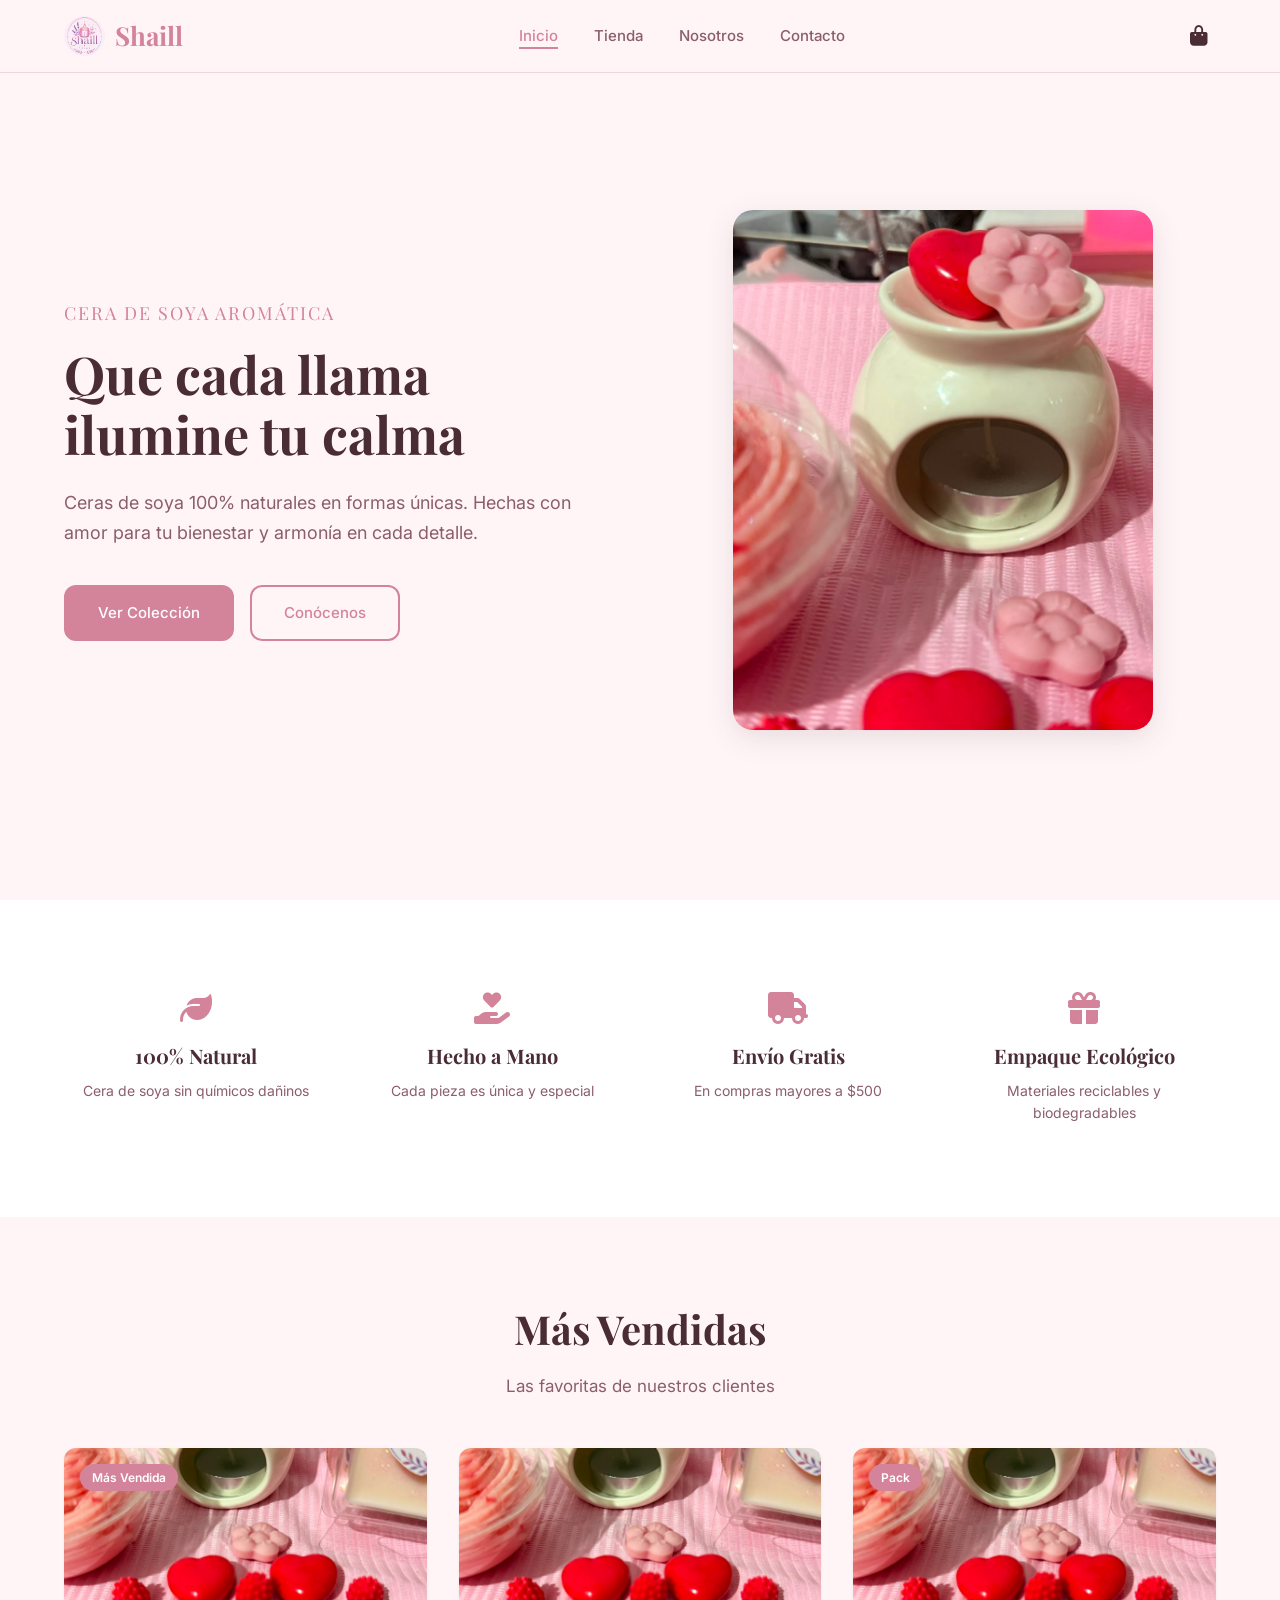
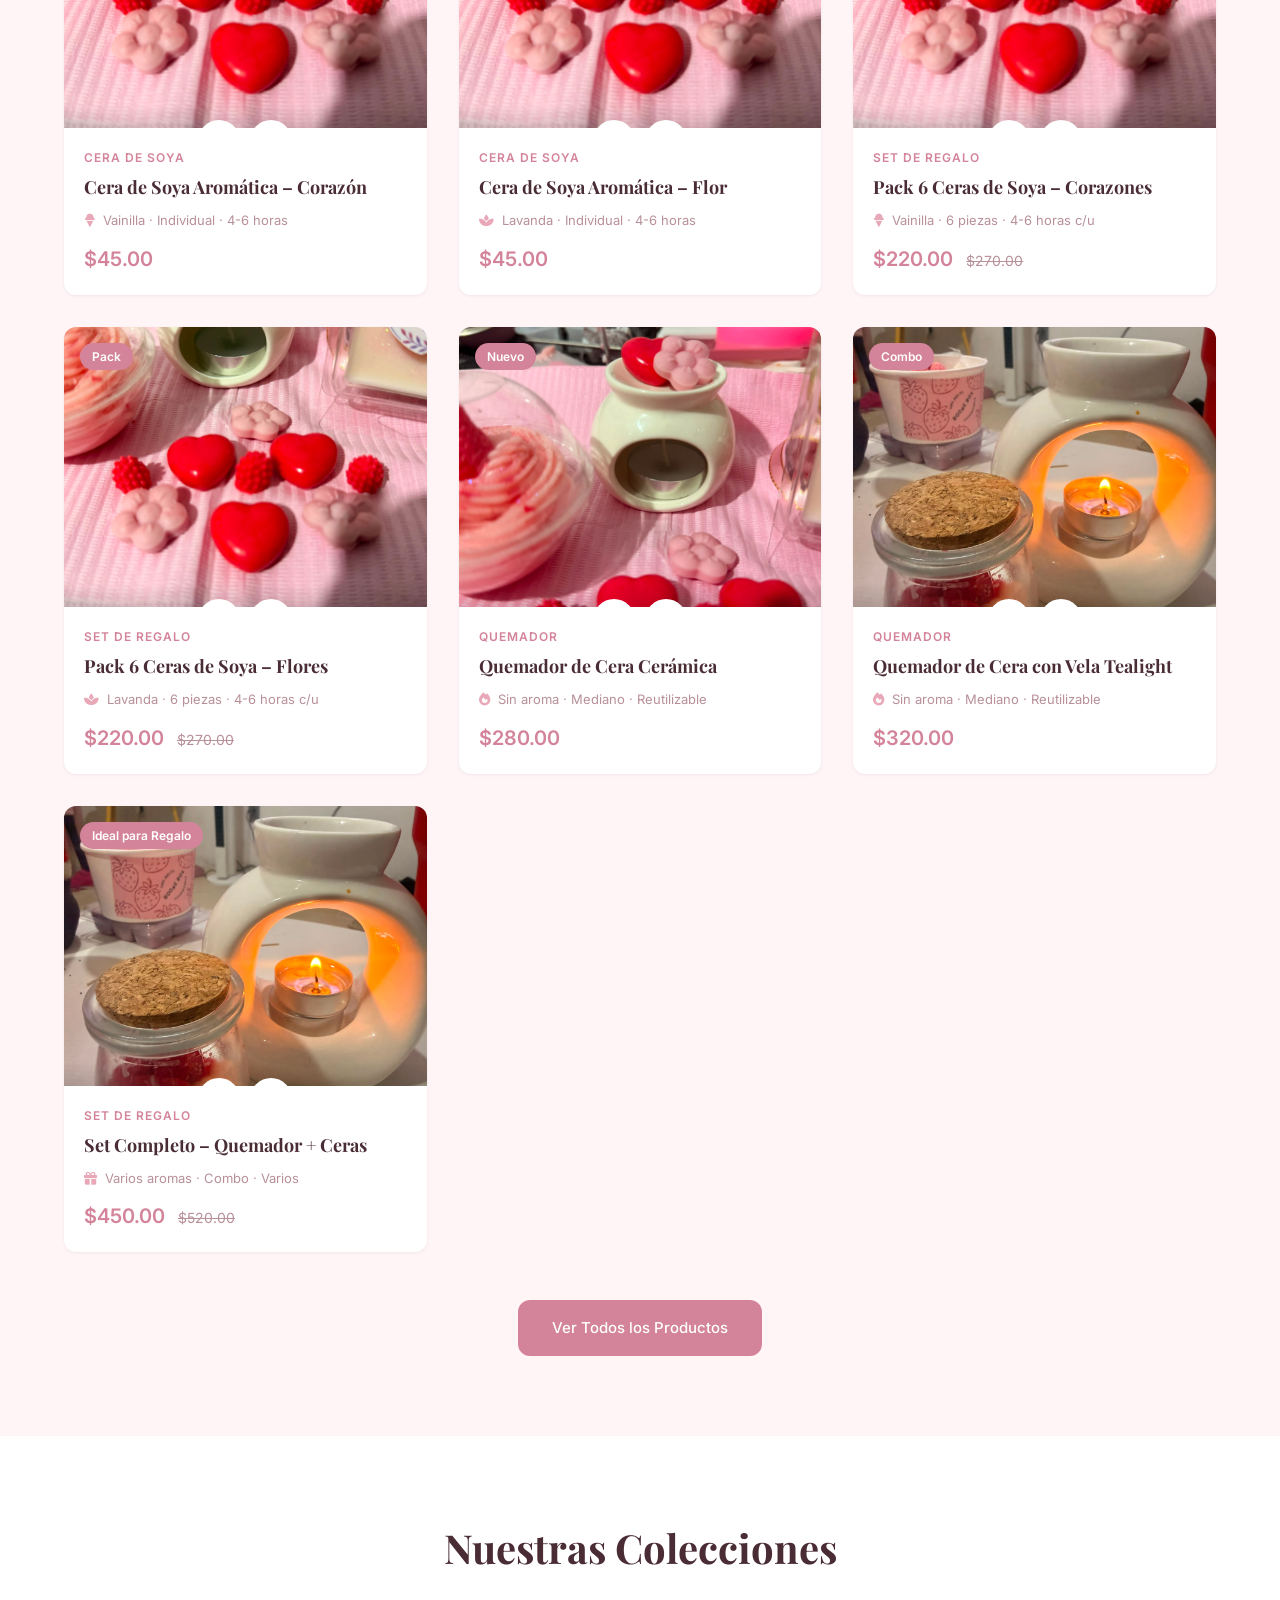
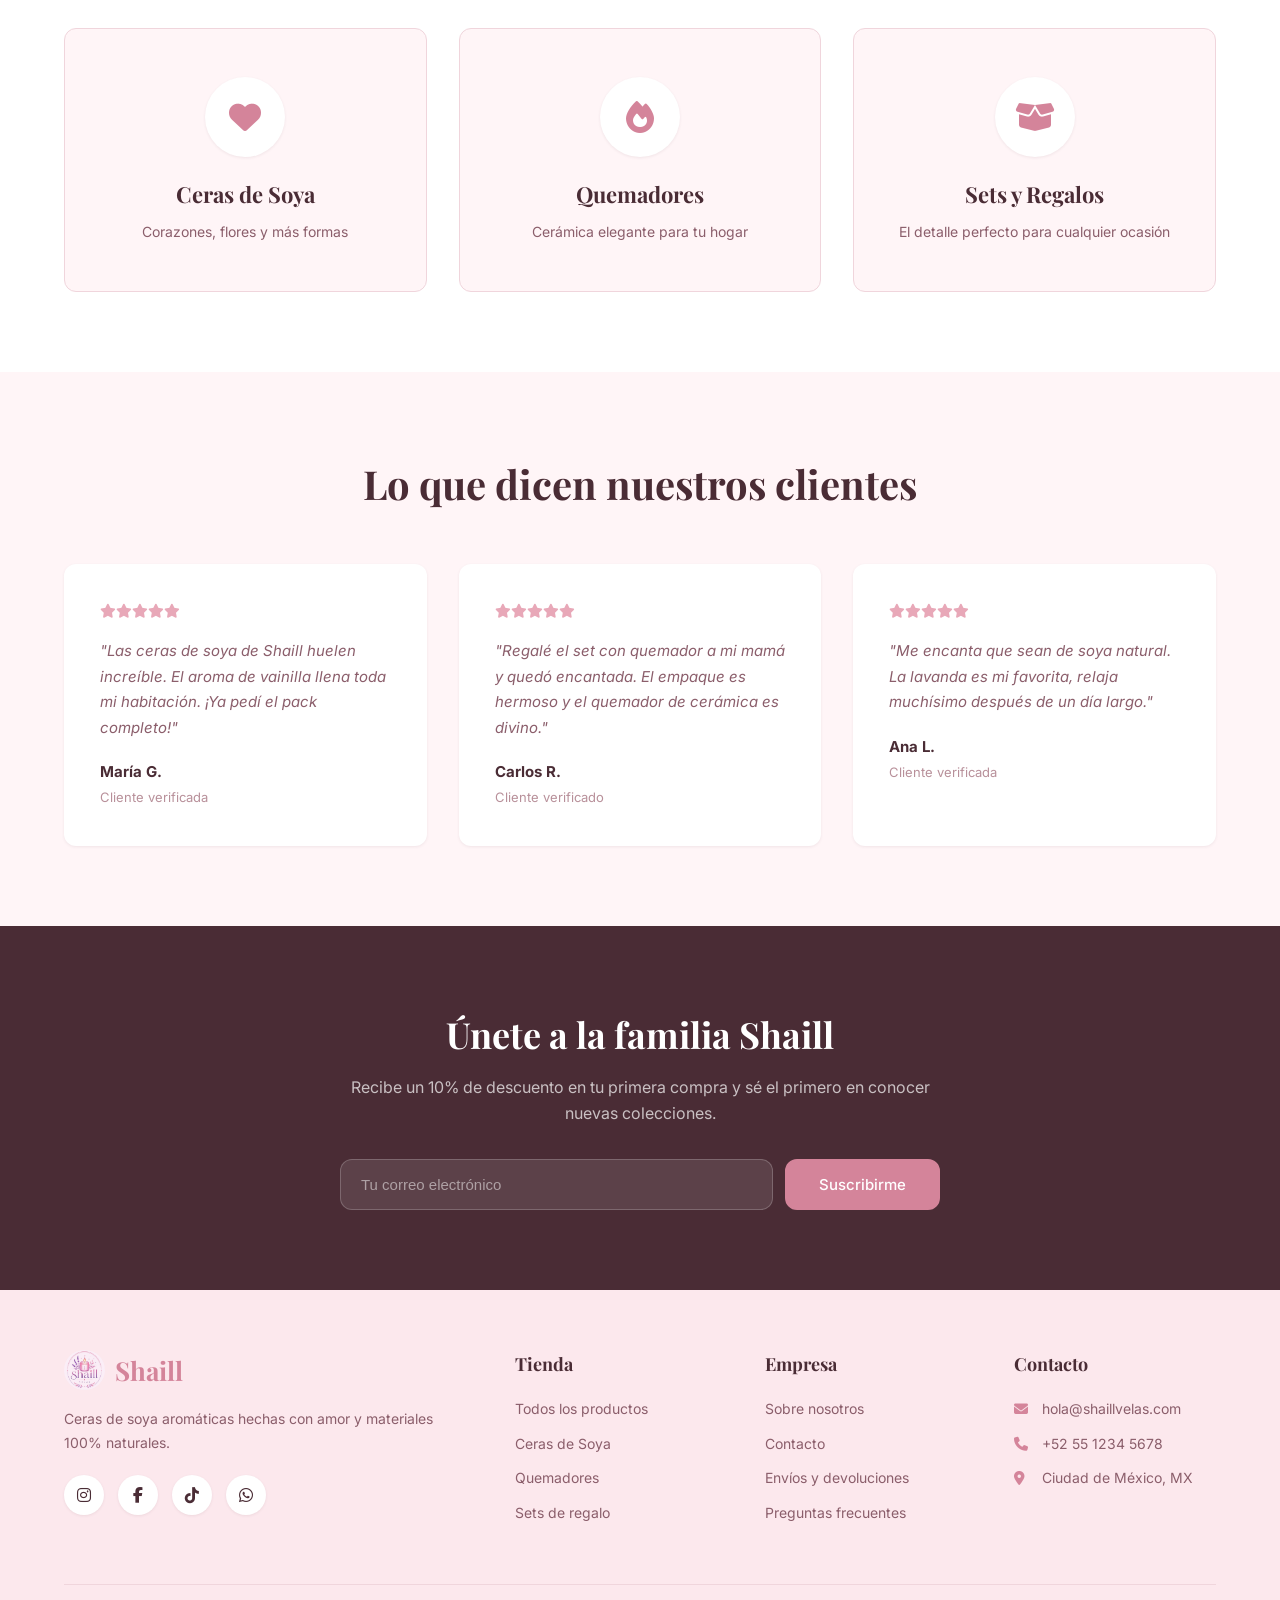
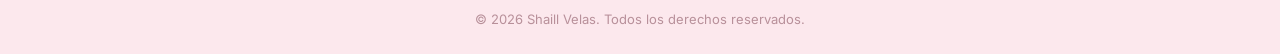
<file: index.html>
<!DOCTYPE html>
<html lang="es">
<head>
    <meta charset="UTF-8">
    <meta name="viewport" content="width=device-width, initial-scale=1.0">
    <title>Shaill Velas — Cera de Soya Aromática</title>
    <link rel="stylesheet" href="css/style.css">
    <link href="https://fonts.googleapis.com/css2?family=Playfair+Display:wght@400;600;700&family=Inter:wght@300;400;500;600&display=swap" rel="stylesheet">
    <link rel="stylesheet" href="https://cdnjs.cloudflare.com/ajax/libs/font-awesome/6.4.0/css/all.min.css">
</head>
<body>
    <nav class="navbar" id="navbar">
        <div class="container nav-container">
            <a href="index.html" class="logo">
                <img src="images/logo.jpg" alt="Shaill Velas" class="logo-img">
                <span>Shaill</span>
            </a>
            <ul class="nav-links" id="navLinks">
                <li><a href="index.html" class="active">Inicio</a></li>
                <li><a href="tienda.html">Tienda</a></li>
                <li><a href="nosotros.html">Nosotros</a></li>
                <li><a href="contacto.html">Contacto</a></li>
            </ul>
            <div class="nav-actions">
                <a href="carrito.html" class="cart-icon">
                    <i class="fas fa-shopping-bag"></i>
                    <span class="cart-count" id="cartCount">0</span>
                </a>
                <button class="menu-toggle" id="menuToggle">
                    <i class="fas fa-bars"></i>
                </button>
            </div>
        </div>
    </nav>

    <section class="hero">
        <div class="hero-content">
            <p class="hero-subtitle">Cera de Soya Aromática</p>
            <h1 class="hero-title">Que cada llama ilumine tu calma</h1>
            <p class="hero-desc">Ceras de soya 100% naturales en formas únicas. Hechas con amor para tu bienestar y armonía en cada detalle.</p>
            <div class="hero-buttons">
                <a href="tienda.html" class="btn btn-primary">Ver Colección</a>
                <a href="nosotros.html" class="btn btn-outline">Conócenos</a>
            </div>
        </div>
        <div class="hero-image">
            <img src="images/vela1.jpg" alt="Quemador de cera Shaill Velas" class="hero-img">
        </div>
    </section>

    <section class="features">
        <div class="container">
            <div class="features-grid">
                <div class="feature-item">
                    <i class="fas fa-leaf"></i>
                    <h3>100% Natural</h3>
                    <p>Cera de soya sin químicos dañinos</p>
                </div>
                <div class="feature-item">
                    <i class="fas fa-hand-holding-heart"></i>
                    <h3>Hecho a Mano</h3>
                    <p>Cada pieza es única y especial</p>
                </div>
                <div class="feature-item">
                    <i class="fas fa-truck"></i>
                    <h3>Envío Gratis</h3>
                    <p>En compras mayores a $500</p>
                </div>
                <div class="feature-item">
                    <i class="fas fa-gift"></i>
                    <h3>Empaque Ecológico</h3>
                    <p>Materiales reciclables y biodegradables</p>
                </div>
            </div>
        </div>
    </section>

    <section class="products-section">
        <div class="container">
            <div class="section-header">
                <h2 class="section-title">Más Vendidas</h2>
                <p class="section-subtitle">Las favoritas de nuestros clientes</p>
            </div>
            <div class="products-grid" id="featuredProducts"></div>
            <div class="text-center">
                <a href="tienda.html" class="btn btn-primary">Ver Todos los Productos</a>
            </div>
        </div>
    </section>

    <section class="categories-section">
        <div class="container">
            <div class="section-header">
                <h2 class="section-title">Nuestras Colecciones</h2>
            </div>
            <div class="categories-grid">
                <a href="tienda.html?categoria=ceras" class="category-card">
                    <div class="category-img"><i class="fas fa-heart"></i></div>
                    <h3>Ceras de Soya</h3>
                    <p>Corazones, flores y más formas</p>
                </a>
                <a href="tienda.html?categoria=quemadores" class="category-card">
                    <div class="category-img"><i class="fas fa-fire"></i></div>
                    <h3>Quemadores</h3>
                    <p>Cerámica elegante para tu hogar</p>
                </a>
                <a href="tienda.html?categoria=sets" class="category-card">
                    <div class="category-img"><i class="fas fa-box-open"></i></div>
                    <h3>Sets y Regalos</h3>
                    <p>El detalle perfecto para cualquier ocasión</p>
                </a>
            </div>
        </div>
    </section>

    <section class="testimonials">
        <div class="container">
            <div class="section-header">
                <h2 class="section-title">Lo que dicen nuestros clientes</h2>
            </div>
            <div class="testimonials-grid">
                <div class="testimonial-card">
                    <div class="stars">
                        <i class="fas fa-star"></i><i class="fas fa-star"></i><i class="fas fa-star"></i><i class="fas fa-star"></i><i class="fas fa-star"></i>
                    </div>
                    <p>"Las ceras de soya de Shaill huelen increíble. El aroma de vainilla llena toda mi habitación. ¡Ya pedí el pack completo!"</p>
                    <div class="testimonial-author">
                        <strong>María G.</strong>
                        <span>Cliente verificada</span>
                    </div>
                </div>
                <div class="testimonial-card">
                    <div class="stars">
                        <i class="fas fa-star"></i><i class="fas fa-star"></i><i class="fas fa-star"></i><i class="fas fa-star"></i><i class="fas fa-star"></i>
                    </div>
                    <p>"Regalé el set con quemador a mi mamá y quedó encantada. El empaque es hermoso y el quemador de cerámica es divino."</p>
                    <div class="testimonial-author">
                        <strong>Carlos R.</strong>
                        <span>Cliente verificado</span>
                    </div>
                </div>
                <div class="testimonial-card">
                    <div class="stars">
                        <i class="fas fa-star"></i><i class="fas fa-star"></i><i class="fas fa-star"></i><i class="fas fa-star"></i><i class="fas fa-star"></i>
                    </div>
                    <p>"Me encanta que sean de soya natural. La lavanda es mi favorita, relaja muchísimo después de un día largo."</p>
                    <div class="testimonial-author">
                        <strong>Ana L.</strong>
                        <span>Cliente verificada</span>
                    </div>
                </div>
            </div>
        </div>
    </section>

    <section class="newsletter">
        <div class="container">
            <div class="newsletter-content">
                <h2>Únete a la familia Shaill</h2>
                <p>Recibe un 10% de descuento en tu primera compra y sé el primero en conocer nuevas colecciones.</p>
                <form class="newsletter-form" onsubmit="event.preventDefault(); alert('¡Gracias por suscribirte! Revisa tu correo.');">
                    <input type="email" placeholder="Tu correo electrónico" required>
                    <button type="submit" class="btn btn-primary">Suscribirme</button>
                </form>
            </div>
        </div>
    </section>

    <footer class="footer">
        <div class="container">
            <div class="footer-grid">
                <div class="footer-brand">
                    <a href="index.html" class="logo">
                        <img src="images/logo.jpg" alt="Shaill Velas" class="logo-img">
                        <span>Shaill</span>
                    </a>
                    <p>Ceras de soya aromáticas hechas con amor y materiales 100% naturales.</p>
                    <div class="social-links">
                        <a href="#"><i class="fab fa-instagram"></i></a>
                        <a href="#"><i class="fab fa-facebook-f"></i></a>
                        <a href="#"><i class="fab fa-tiktok"></i></a>
                        <a href="#"><i class="fab fa-whatsapp"></i></a>
                    </div>
                </div>
                <div class="footer-links">
                    <h4>Tienda</h4>
                    <ul>
                        <li><a href="tienda.html">Todos los productos</a></li>
                        <li><a href="tienda.html?categoria=ceras">Ceras de Soya</a></li>
                        <li><a href="tienda.html?categoria=quemadores">Quemadores</a></li>
                        <li><a href="tienda.html?categoria=sets">Sets de regalo</a></li>
                    </ul>
                </div>
                <div class="footer-links">
                    <h4>Empresa</h4>
                    <ul>
                        <li><a href="nosotros.html">Sobre nosotros</a></li>
                        <li><a href="contacto.html">Contacto</a></li>
                        <li><a href="#">Envíos y devoluciones</a></li>
                        <li><a href="#">Preguntas frecuentes</a></li>
                    </ul>
                </div>
                <div class="footer-links">
                    <h4>Contacto</h4>
                    <ul>
                        <li><i class="fas fa-envelope"></i> hola@shaillvelas.com</li>
                        <li><i class="fas fa-phone"></i> +52 55 1234 5678</li>
                        <li><i class="fas fa-map-marker-alt"></i> Ciudad de México, MX</li>
                    </ul>
                </div>
            </div>
            <div class="footer-bottom">
                <p>© 2026 Shaill Velas. Todos los derechos reservados.</p>
            </div>
        </div>
    </footer>

    <script src="js/main.js"></script>
</body>
</html>
</file>
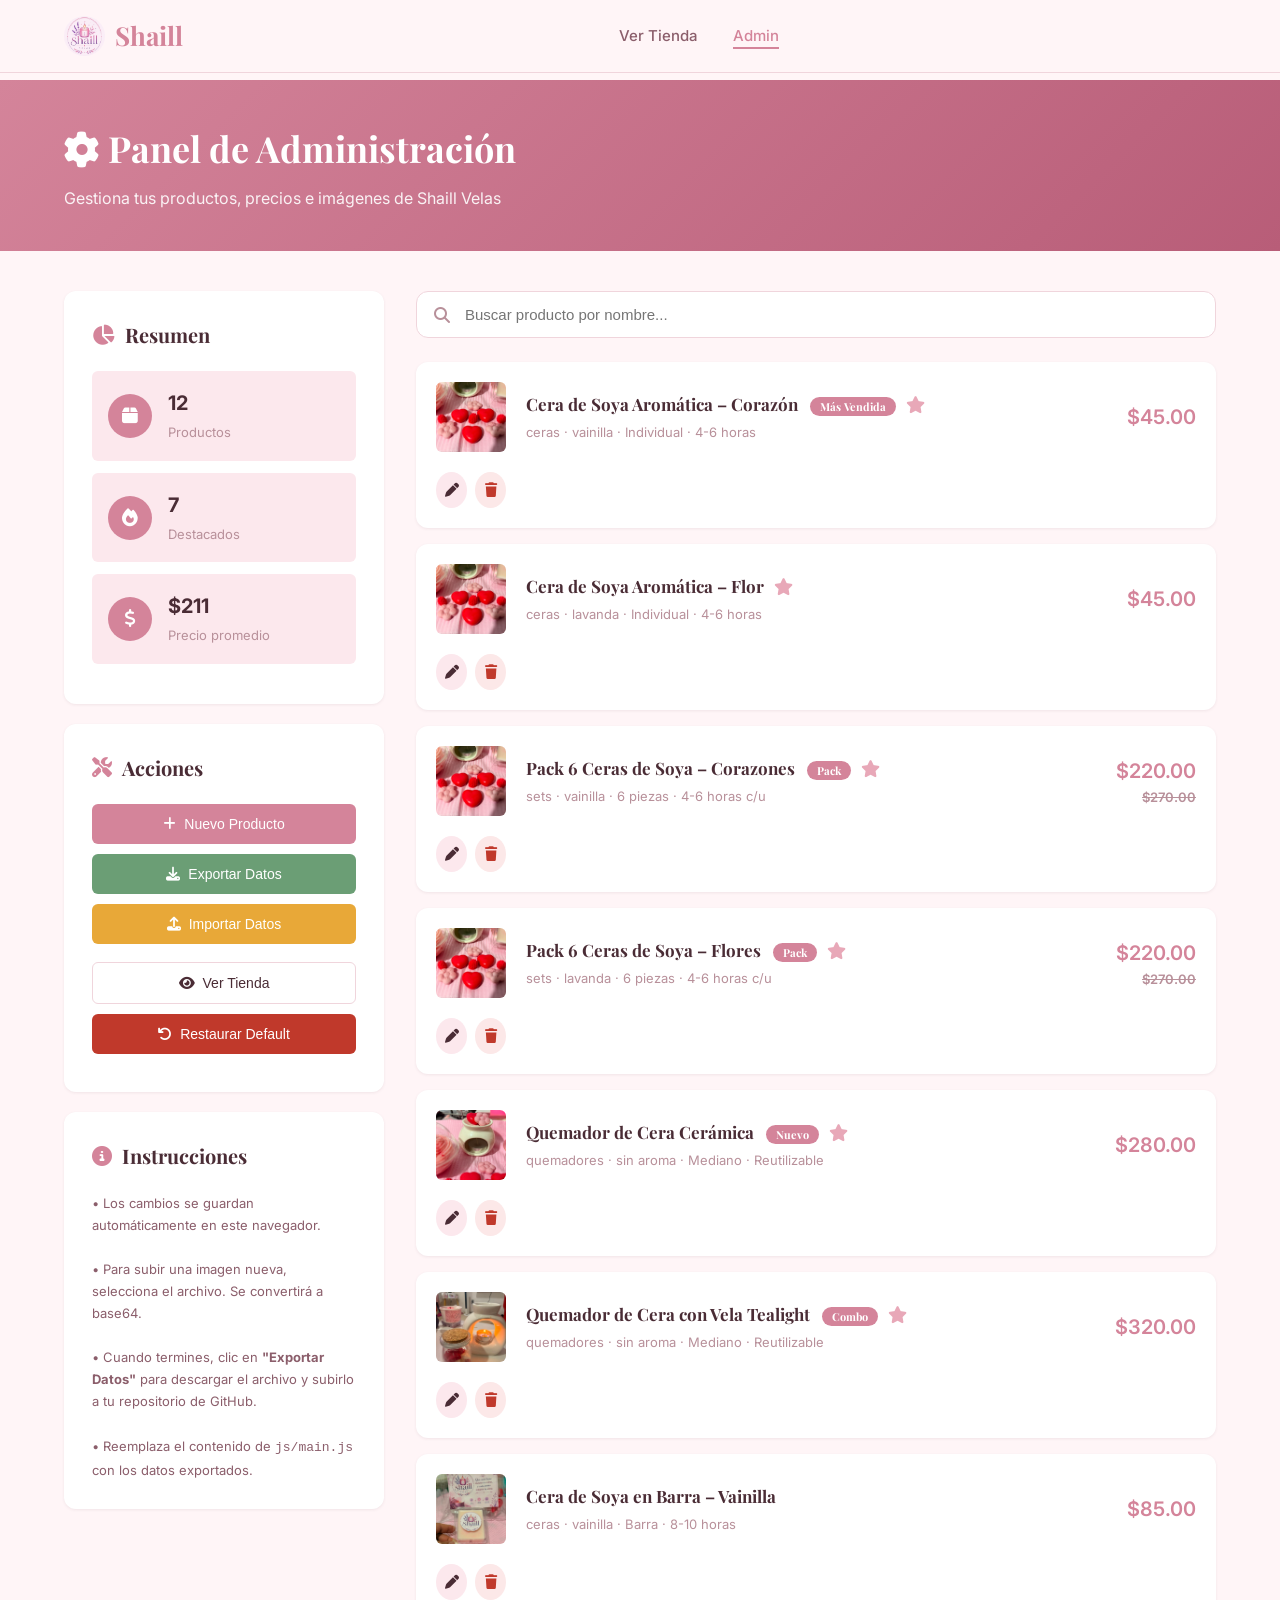
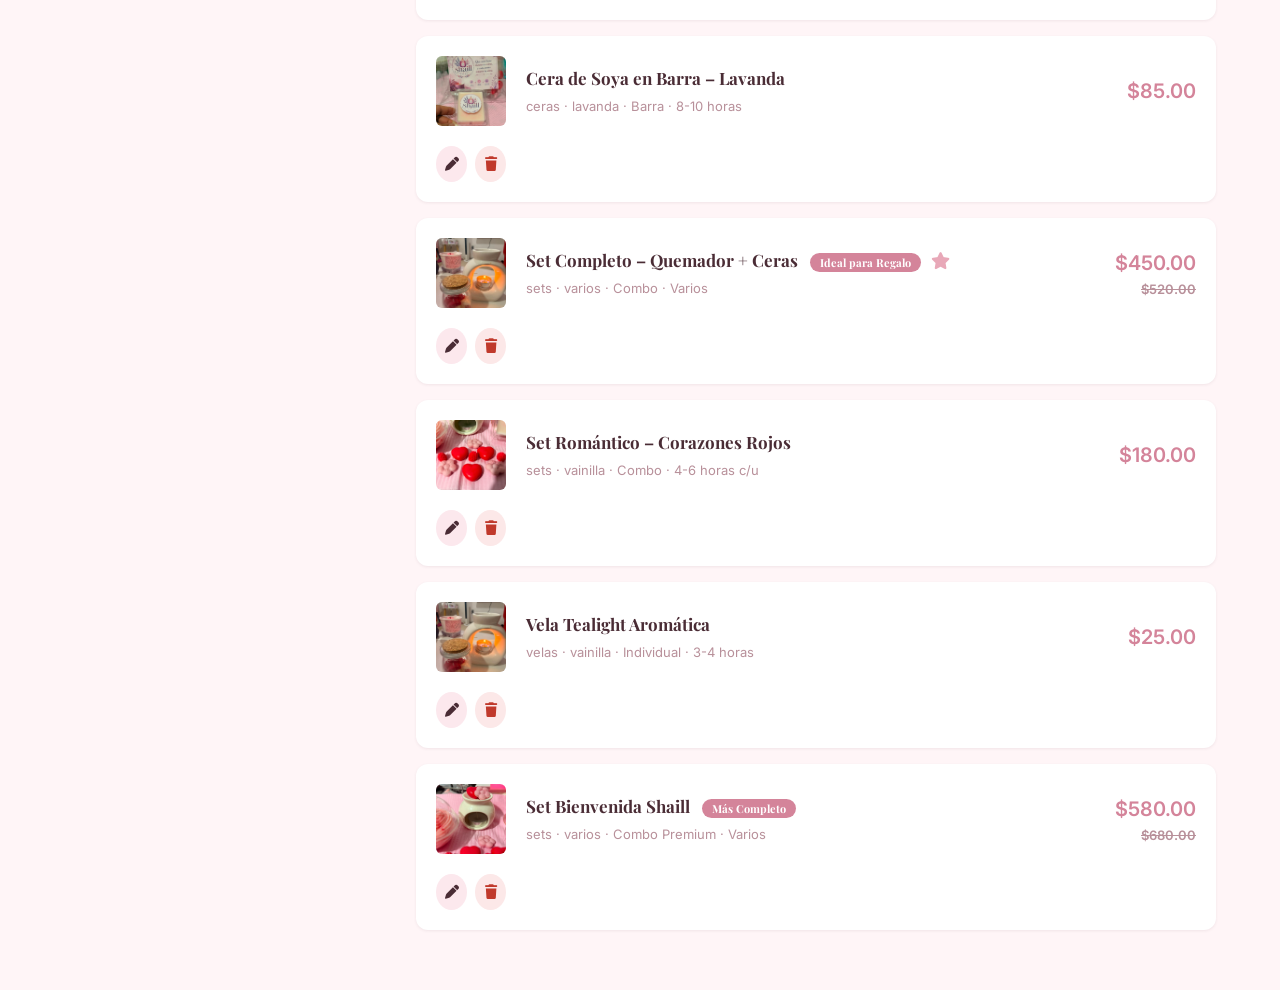
<file: admin.html>
<!DOCTYPE html>
<html lang="es">
<head>
    <meta charset="UTF-8">
    <meta name="viewport" content="width=device-width, initial-scale=1.0">
    <title>Panel de Administración — Shaill Velas</title>
    <link rel="stylesheet" href="css/style.css">
    <link href="https://fonts.googleapis.com/css2?family=Playfair+Display:wght@400;600;700&family=Inter:wght@300;400;500;600&display=swap" rel="stylesheet">
    <link rel="stylesheet" href="https://cdnjs.cloudflare.com/ajax/libs/font-awesome/6.4.0/css/all.min.css">
    <style>
        .admin-body { background: var(--color-bg); padding-top: 80px; }
        .admin-header {
            background: linear-gradient(135deg, var(--color-primary) 0%, var(--color-primary-dark) 100%);
            color: white;
            padding: 40px 0;
            margin-bottom: 40px;
        }
        .admin-header h1 { font-family: var(--font-heading); font-size: 36px; margin-bottom: 8px; }
        .admin-header p { opacity: 0.9; }

        .admin-grid {
            display: grid;
            grid-template-columns: 320px 1fr;
            gap: 32px;
            margin-bottom: 60px;
        }

        .admin-sidebar {
            position: sticky;
            top: 100px;
            height: fit-content;
        }

        .admin-card {
            background: var(--color-white);
            border-radius: var(--radius-md);
            padding: 28px;
            box-shadow: var(--shadow-sm);
            margin-bottom: 20px;
        }

        .admin-card h3 {
            font-family: var(--font-heading);
            font-size: 20px;
            margin-bottom: 20px;
            color: var(--color-text);
            display: flex;
            align-items: center;
            gap: 10px;
        }

        .admin-card h3 i { color: var(--color-primary); }

        .stat-box {
            display: flex;
            align-items: center;
            gap: 16px;
            padding: 16px;
            background: var(--color-bg-alt);
            border-radius: var(--radius-sm);
            margin-bottom: 12px;
        }

        .stat-box i {
            width: 44px;
            height: 44px;
            background: var(--color-primary);
            color: white;
            border-radius: 50%;
            display: flex;
            align-items: center;
            justify-content: center;
            font-size: 18px;
        }

        .stat-box div strong {
            display: block;
            font-size: 20px;
            color: var(--color-text);
        }

        .stat-box div span {
            font-size: 13px;
            color: var(--color-text-muted);
        }

        .admin-btn {
            display: flex;
            align-items: center;
            justify-content: center;
            gap: 8px;
            width: 100%;
            padding: 12px;
            border-radius: var(--radius-sm);
            font-size: 14px;
            font-weight: 500;
            cursor: pointer;
            border: none;
            margin-bottom: 10px;
            transition: var(--transition);
        }

        .admin-btn-primary {
            background: var(--color-primary);
            color: white;
        }
        .admin-btn-primary:hover { background: var(--color-primary-dark); }

        .admin-btn-success {
            background: var(--color-success);
            color: white;
        }
        .admin-btn-success:hover { opacity: 0.9; }

        .admin-btn-warning {
            background: #E8A838;
            color: white;
        }
        .admin-btn-warning:hover { opacity: 0.9; }

        .admin-btn-danger {
            background: var(--color-danger);
            color: white;
        }
        .admin-btn-danger:hover { opacity: 0.9; }

        .admin-btn-outline {
            background: transparent;
            color: var(--color-text);
            border: 1px solid var(--color-border);
        }
        .admin-btn-outline:hover { background: var(--color-bg-alt); }

        .product-list {
            display: flex;
            flex-direction: column;
            gap: 16px;
        }

        .product-row {
            background: var(--color-white);
            border-radius: var(--radius-md);
            padding: 20px;
            box-shadow: var(--shadow-sm);
            display: grid;
            grid-template-columns: 70px 1fr auto;
            gap: 20px;
            align-items: center;
            transition: var(--transition);
        }

        .product-row:hover {
            box-shadow: var(--shadow-md);
        }

        .product-row-img {
            width: 70px;
            height: 70px;
            background: var(--color-bg-alt);
            border-radius: var(--radius-sm);
            display: flex;
            align-items: center;
            justify-content: center;
            overflow: hidden;
        }

        .product-row-img img {
            width: 100%;
            height: 100%;
            object-fit: cover;
        }

        .product-row-img i {
            font-size: 24px;
            color: var(--color-primary-light);
        }

        .product-row-info h4 {
            font-family: var(--font-heading);
            font-size: 17px;
            margin-bottom: 4px;
        }

        .product-row-info p {
            font-size: 13px;
            color: var(--color-text-muted);
        }

        .product-row-price {
            font-size: 20px;
            font-weight: 600;
            color: var(--color-primary);
            text-align: right;
        }

        .product-row-actions {
            display: flex;
            gap: 8px;
        }

        .product-row-actions button {
            width: 36px;
            height: 36px;
            border-radius: 50%;
            border: none;
            cursor: pointer;
            display: flex;
            align-items: center;
            justify-content: center;
            transition: var(--transition);
            font-size: 14px;
        }

        .btn-edit { background: var(--color-bg-alt); color: var(--color-text); }
        .btn-edit:hover { background: var(--color-primary); color: white; }

        .btn-delete { background: #FCE8E8; color: var(--color-danger); }
        .btn-delete:hover { background: var(--color-danger); color: white; }

        /* Modal */
        .admin-modal {
            display: none;
            position: fixed;
            top: 0; left: 0; right: 0; bottom: 0;
            background: rgba(0,0,0,0.5);
            z-index: 2000;
            align-items: center;
            justify-content: center;
            padding: 24px;
            overflow-y: auto;
        }

        .admin-modal.active { display: flex; }

        .admin-modal-content {
            background: var(--color-white);
            border-radius: var(--radius-lg);
            width: 100%;
            max-width: 640px;
            max-height: 90vh;
            overflow-y: auto;
            animation: modalIn 0.3s ease;
        }

        .admin-modal-header {
            padding: 24px 32px;
            border-bottom: 1px solid var(--color-border);
            display: flex;
            justify-content: space-between;
            align-items: center;
        }

        .admin-modal-header h2 {
            font-family: var(--font-heading);
            font-size: 24px;
        }

        .admin-modal-header button {
            background: none;
            border: none;
            font-size: 24px;
            color: var(--color-text-muted);
            cursor: pointer;
        }

        .admin-modal-body {
            padding: 32px;
        }

        .admin-modal-footer {
            padding: 20px 32px;
            border-top: 1px solid var(--color-border);
            display: flex;
            gap: 12px;
            justify-content: flex-end;
        }

        .form-row-2 {
            display: grid;
            grid-template-columns: 1fr 1fr;
            gap: 16px;
        }

        .form-row-3 {
            display: grid;
            grid-template-columns: 1fr 1fr 1fr;
            gap: 16px;
        }

        .image-preview {
            width: 100%;
            height: 180px;
            background: var(--color-bg-alt);
            border-radius: var(--radius-sm);
            display: flex;
            align-items: center;
            justify-content: center;
            margin-bottom: 12px;
            overflow: hidden;
            border: 2px dashed var(--color-border);
        }

        .image-preview img {
            width: 100%;
            height: 100%;
            object-fit: cover;
        }

        .image-preview i {
            font-size: 48px;
            color: var(--color-primary-light);
            opacity: 0.5;
        }

        .file-input-wrapper {
            position: relative;
            overflow: hidden;
            display: inline-block;
            width: 100%;
        }

        .file-input-wrapper input[type=file] {
            position: absolute;
            left: 0; top: 0;
            opacity: 0;
            width: 100%; height: 100%;
            cursor: pointer;
        }

        .search-box {
            position: relative;
            margin-bottom: 24px;
        }

        .search-box input {
            width: 100%;
            padding: 14px 20px 14px 48px;
            border: 1px solid var(--color-border);
            border-radius: var(--radius-md);
            font-size: 15px;
            background: var(--color-white);
            outline: none;
        }

        .search-box i {
            position: absolute;
            left: 18px;
            top: 50%;
            transform: translateY(-50%);
            color: var(--color-text-muted);
        }

        .badge-selector {
            display: flex;
            gap: 8px;
            flex-wrap: wrap;
        }

        .badge-option {
            padding: 6px 14px;
            border-radius: 20px;
            border: 2px solid var(--color-border);
            background: var(--color-white);
            cursor: pointer;
            font-size: 13px;
            transition: var(--transition);
        }

        .badge-option.active {
            border-color: var(--color-primary);
            background: var(--color-primary);
            color: white;
        }

        .empty-state {
            text-align: center;
            padding: 60px 24px;
            color: var(--color-text-muted);
        }

        .empty-state i {
            font-size: 48px;
            margin-bottom: 16px;
            color: var(--color-border);
        }

        @media (max-width: 768px) {
            .admin-grid { grid-template-columns: 1fr; }
            .admin-sidebar { position: static; }
            .product-row { grid-template-columns: 60px 1fr; }
            .product-row-price { grid-column: 2; text-align: left; }
            .product-row-actions { grid-column: 1 / -1; justify-content: flex-end; }
            .form-row-2, .form-row-3 { grid-template-columns: 1fr; }
        }
    </style>
</head>
<body class="admin-body">
    <nav class="navbar" id="navbar">
        <div class="container nav-container">
            <a href="index.html" class="logo">
                <img src="images/logo.jpg" alt="Shaill Velas" class="logo-img">
                <span>Shaill</span>
            </a>
            <ul class="nav-links" id="navLinks">
                <li><a href="index.html">Ver Tienda</a></li>
                <li><a href="admin.html" class="active">Admin</a></li>
            </ul>
            <div class="nav-actions">
                <button class="menu-toggle" id="menuToggle"><i class="fas fa-bars"></i></button>
            </div>
        </div>
    </nav>

    <div class="admin-header">
        <div class="container">
            <h1><i class="fas fa-cog"></i> Panel de Administración</h1>
            <p>Gestiona tus productos, precios e imágenes de Shaill Velas</p>
        </div>
    </div>

    <div class="container">
        <div class="admin-grid">
            <!-- Sidebar -->
            <aside class="admin-sidebar">
                <div class="admin-card">
                    <h3><i class="fas fa-chart-pie"></i> Resumen</h3>
                    <div class="stat-box">
                        <i class="fas fa-box"></i>
                        <div>
                            <strong id="totalProducts">0</strong>
                            <span>Productos</span>
                        </div>
                    </div>
                    <div class="stat-box">
                        <i class="fas fa-fire"></i>
                        <div>
                            <strong id="featuredProducts">0</strong>
                            <span>Destacados</span>
                        </div>
                    </div>
                    <div class="stat-box">
                        <i class="fas fa-dollar-sign"></i>
                        <div>
                            <strong id="avgPrice">$0</strong>
                            <span>Precio promedio</span>
                        </div>
                    </div>
                </div>

                <div class="admin-card">
                    <h3><i class="fas fa-tools"></i> Acciones</h3>
                    <button class="admin-btn admin-btn-primary" onclick="openModal()">
                        <i class="fas fa-plus"></i> Nuevo Producto
                    </button>
                    <button class="admin-btn admin-btn-success" onclick="exportData()">
                        <i class="fas fa-download"></i> Exportar Datos
                    </button>
                    <div class="file-input-wrapper">
                        <button class="admin-btn admin-btn-warning">
                            <i class="fas fa-upload"></i> Importar Datos
                        </button>
                        <input type="file" id="importFile" accept=".json" onchange="importData(this)">
                    </div>
                    <button class="admin-btn admin-btn-outline" onclick="previewStore()">
                        <i class="fas fa-eye"></i> Ver Tienda
                    </button>
                    <button class="admin-btn admin-btn-danger" onclick="resetData()">
                        <i class="fas fa-undo"></i> Restaurar Default
                    </button>
                </div>

                <div class="admin-card">
                    <h3><i class="fas fa-info-circle"></i> Instrucciones</h3>
                    <p style="font-size:13px;color:var(--color-text-light);line-height:1.7">
                        • Los cambios se guardan automáticamente en este navegador.<br><br>
                        • Para subir una imagen nueva, selecciona el archivo. Se convertirá a base64.<br><br>
                        • Cuando termines, clic en <strong>"Exportar Datos"</strong> para descargar el archivo y subirlo a tu repositorio de GitHub.<br><br>
                        • Reemplaza el contenido de <code>js/main.js</code> con los datos exportados.
                    </p>
                </div>
            </aside>

            <!-- Main -->
            <div class="admin-main">
                <div class="search-box">
                    <i class="fas fa-search"></i>
                    <input type="text" id="searchInput" placeholder="Buscar producto por nombre..." oninput="renderAdminList()">
                </div>

                <div class="product-list" id="productList">
                    <!-- Se llena con JS -->
                </div>
            </div>
        </div>
    </div>

    <!-- Modal Producto -->
    <div class="admin-modal" id="productModal">
        <div class="admin-modal-content">
            <div class="admin-modal-header">
                <h2 id="modalTitle">Nuevo Producto</h2>
                <button onclick="closeModal()"><i class="fas fa-times"></i></button>
            </div>
            <div class="admin-modal-body">
                <div class="image-preview" id="imagePreview">
                    <i class="fas fa-image"></i>
                </div>
                <div class="file-input-wrapper" style="margin-bottom:20px">
                    <button class="admin-btn admin-btn-outline" style="margin-bottom:0">
                        <i class="fas fa-camera"></i> Seleccionar Imagen
                    </button>
                    <input type="file" id="productImage" accept="image/*" onchange="handleImageUpload(this)">
                </div>
                <p style="font-size:12px;color:var(--color-text-muted);margin-bottom:20px;text-align:center">
                    O escribe la ruta manualmente: <code>images/mi-foto.jpg</code>
                </p>

                <div class="form-group">
                    <label>Nombre del producto *</label>
                    <input type="text" id="prodName" placeholder="Ej: Cera de Soya – Corazón">
                </div>

                <div class="form-row-2">
                    <div class="form-group">
                        <label>Precio *</label>
                        <input type="number" id="prodPrice" placeholder="45" min="0">
                    </div>
                    <div class="form-group">
                        <label>Precio anterior (opcional)</label>
                        <input type="number" id="prodOldPrice" placeholder="60" min="0">
                    </div>
                </div>

                <div class="form-row-2">
                    <div class="form-group">
                        <label>Categoría *</label>
                        <select id="prodCategory">
                            <option value="ceras">Cera de Soya</option>
                            <option value="quemadores">Quemador</option>
                            <option value="sets">Set de Regalo</option>
                            <option value="velas">Vela</option>
                        </select>
                    </div>
                    <div class="form-group">
                        <label>Aroma *</label>
                        <select id="prodAroma">
                            <option value="vainilla">Vainilla</option>
                            <option value="lavanda">Lavanda</option>
                            <option value="citrico">Cítricos</option>
                            <option value="amaderado">Amaderado</option>
                            <option value="floral">Floral</option>
                            <option value="varios">Varios aromas</option>
                            <option value="sin aroma">Sin aroma</option>
                        </select>
                    </div>
                </div>

                <div class="form-row-2">
                    <div class="form-group">
                        <label>Tamaño / Presentación</label>
                        <input type="text" id="prodSize" placeholder="Ej: Individual, 6 piezas, Barra">
                    </div>
                    <div class="form-group">
                        <label>Duración</label>
                        <input type="text" id="prodBurnTime" placeholder="Ej: 4-6 horas">
                    </div>
                </div>

                <div class="form-group">
                    <label>Descripción</label>
                    <textarea id="prodDesc" rows="2" placeholder="Breve descripción del producto..."></textarea>
                </div>

                <div class="form-group">
                    <label>Ruta de imagen (si ya está en la carpeta images/)</label>
                    <input type="text" id="prodImagePath" placeholder="images/mi-foto.jpg" oninput="updatePreviewFromPath()">
                </div>

                <div class="form-group">
                    <label style="margin-bottom:10px;display:block">Badge / Etiqueta</label>
                    <div class="badge-selector" id="badgeSelector">
                        <span class="badge-option" data-value="" onclick="selectBadge(this)">Ninguno</span>
                        <span class="badge-option" data-value="Más Vendida" onclick="selectBadge(this)">Más Vendida</span>
                        <span class="badge-option" data-value="Nuevo" onclick="selectBadge(this)">Nuevo</span>
                        <span class="badge-option" data-value="Pack" onclick="selectBadge(this)">Pack</span>
                        <span class="badge-option" data-value="Combo" onclick="selectBadge(this)">Combo</span>
                        <span class="badge-option" data-value="Ideal para Regalo" onclick="selectBadge(this)">Ideal para Regalo</span>
                        <span class="badge-option" data-value="Edición Limitada" onclick="selectBadge(this)">Edición Limitada</span>
                        <span class="badge-option" data-value="Más Completo" onclick="selectBadge(this)">Más Completo</span>
                    </div>
                </div>

                <div class="form-group" style="margin-top:20px">
                    <label style="display:flex;align-items:center;gap:10px;cursor:pointer">
                        <input type="checkbox" id="prodFeatured" style="width:18px;height:18px;accent-color:var(--color-primary)">
                        <span>Mostrar en página de inicio (Destacado)</span>
                    </label>
                </div>
            </div>
            <div class="admin-modal-footer">
                <button class="btn btn-outline" onclick="closeModal()">Cancelar</button>
                <button class="btn btn-primary" onclick="saveProduct()">
                    <i class="fas fa-save"></i> Guardar Producto
                </button>
            </div>
        </div>
    </div>

    <script src="js/admin.js"></script>
</body>
</html>
</file>
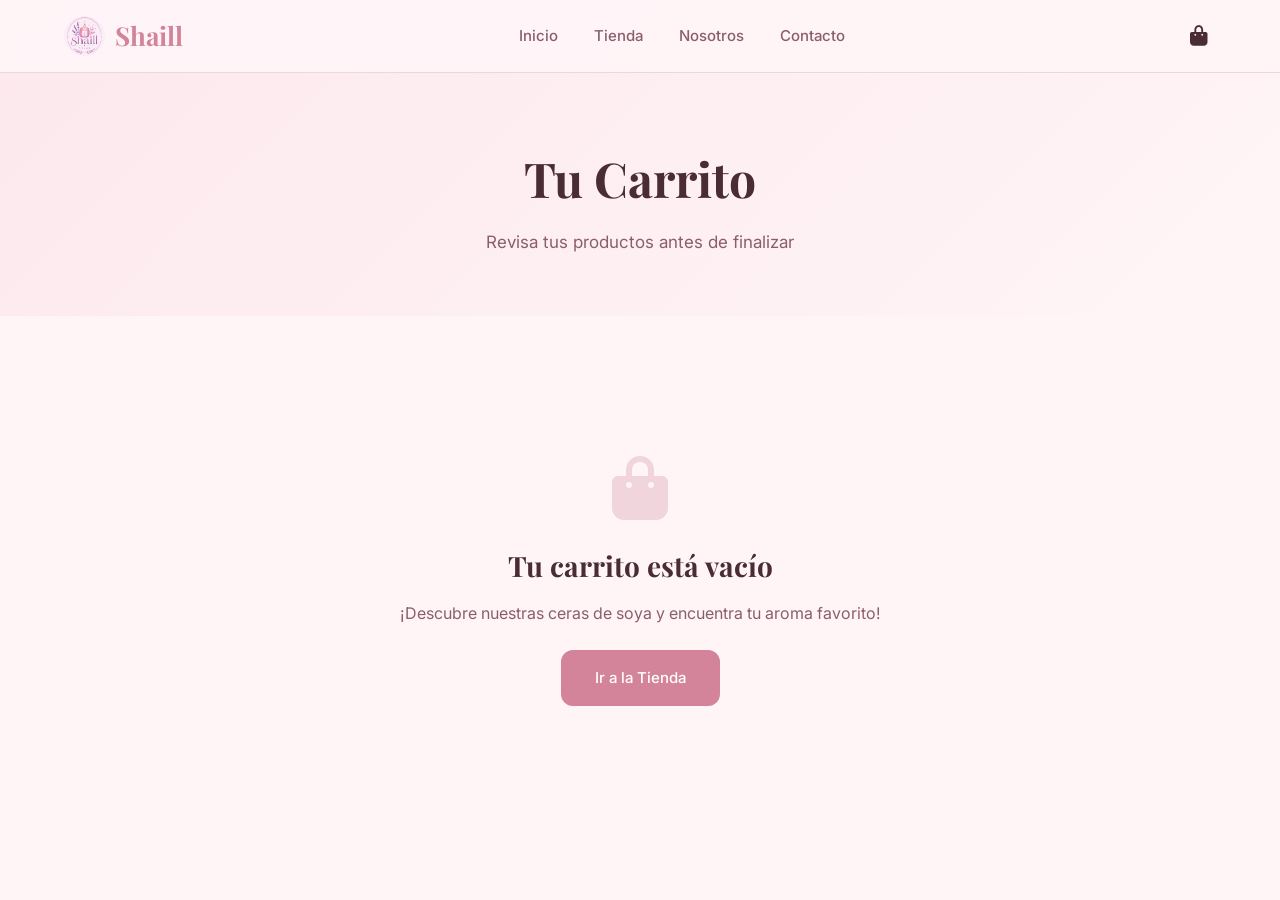
<file: carrito.html>
<!DOCTYPE html>
<html lang="es">
<head>
    <meta charset="UTF-8">
    <meta name="viewport" content="width=device-width, initial-scale=1.0">
    <title>Carrito — Shaill Velas</title>
    <link rel="stylesheet" href="css/style.css">
    <link href="https://fonts.googleapis.com/css2?family=Playfair+Display:wght@400;600;700&family=Inter:wght@300;400;500;600&display=swap" rel="stylesheet">
    <link rel="stylesheet" href="https://cdnjs.cloudflare.com/ajax/libs/font-awesome/6.4.0/css/all.min.css">
</head>
<body>
    <nav class="navbar" id="navbar">
        <div class="container nav-container">
            <a href="index.html" class="logo">
                <img src="images/logo.jpg" alt="Shaill Velas" class="logo-img">
                <span>Shaill</span>
            </a>
            <ul class="nav-links" id="navLinks">
                <li><a href="index.html">Inicio</a></li>
                <li><a href="tienda.html">Tienda</a></li>
                <li><a href="nosotros.html">Nosotros</a></li>
                <li><a href="contacto.html">Contacto</a></li>
            </ul>
            <div class="nav-actions">
                <a href="carrito.html" class="cart-icon">
                    <i class="fas fa-shopping-bag"></i>
                    <span class="cart-count" id="cartCount">0</span>
                </a>
                <button class="menu-toggle" id="menuToggle"><i class="fas fa-bars"></i></button>
            </div>
        </div>
    </nav>

    <section class="page-header">
        <div class="container">
            <h1>Tu Carrito</h1>
            <p>Revisa tus productos antes de finalizar</p>
        </div>
    </section>

    <section class="cart-section">
        <div class="container">
            <div class="cart-layout" id="cartLayout">
                <div class="cart-items" id="cartItems"></div>
                <div class="cart-summary">
                    <h3>Resumen del Pedido</h3>
                    <div class="summary-row"><span>Subtotal</span><span id="subtotal">$0.00</span></div>
                    <div class="summary-row"><span>Envío</span><span id="shipping">Calculado al finalizar</span></div>
                    <div class="summary-row discount" id="discountRow" style="display:none;">
                        <span>Descuento</span><span id="discount">-$0.00</span>
                    </div>
                    <div class="summary-row total"><span>Total</span><span id="total">$0.00</span></div>
                    <div class="coupon-section">
                        <input type="text" id="couponInput" placeholder="Código de descuento">
                        <button onclick="applyCoupon()">Aplicar</button>
                    </div>
                    <a href="checkout.html" class="btn btn-primary btn-block" id="checkoutBtn">Proceder al Pago</a>
                    <a href="tienda.html" class="btn btn-outline btn-block">Seguir Comprando</a>
                </div>
            </div>
            <div class="cart-empty" id="cartEmpty" style="display:none;">
                <i class="fas fa-shopping-bag"></i>
                <h2>Tu carrito está vacío</h2>
                <p>¡Descubre nuestras ceras de soya y encuentra tu aroma favorito!</p>
                <a href="tienda.html" class="btn btn-primary">Ir a la Tienda</a>
            </div>
        </div>
    </section>

    <script src="js/main.js"></script>
</body>
</html>
</file>
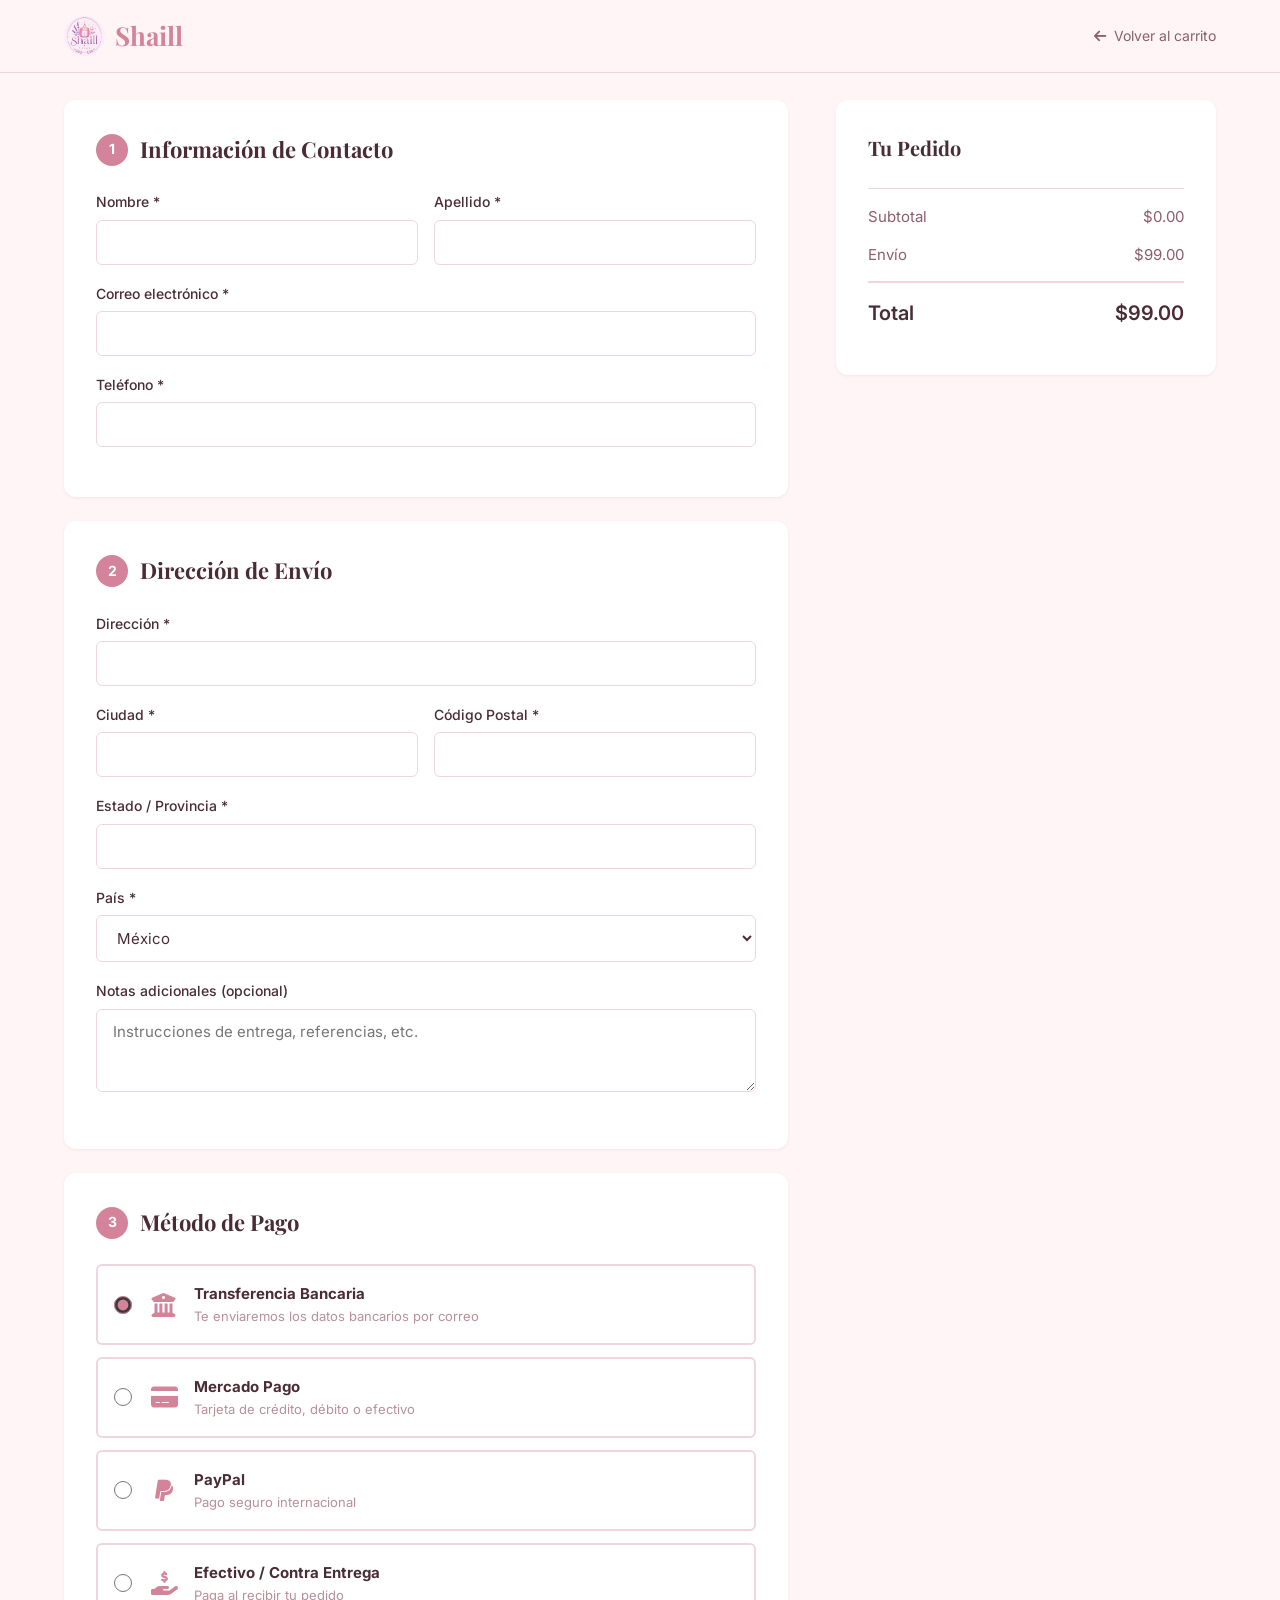
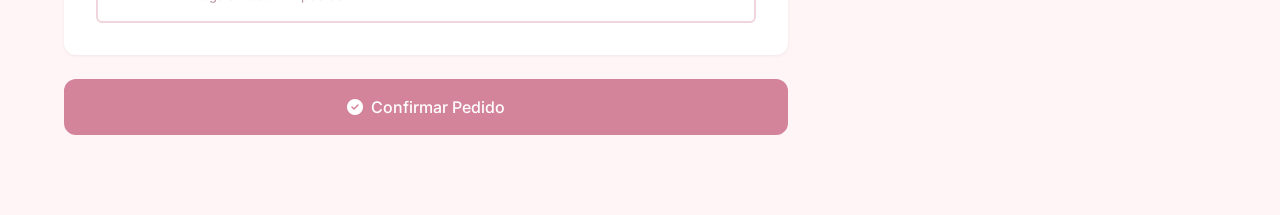
<file: checkout.html>
<!DOCTYPE html>
<html lang="es">
<head>
    <meta charset="UTF-8">
    <meta name="viewport" content="width=device-width, initial-scale=1.0">
    <title>Finalizar Compra — Shaill Velas</title>
    <link rel="stylesheet" href="css/style.css">
    <link href="https://fonts.googleapis.com/css2?family=Playfair+Display:wght@400;600;700&family=Inter:wght@300;400;500;600&display=swap" rel="stylesheet">
    <link rel="stylesheet" href="https://cdnjs.cloudflare.com/ajax/libs/font-awesome/6.4.0/css/all.min.css">
</head>
<body>
    <nav class="navbar navbar-simple">
        <div class="container nav-container">
            <a href="index.html" class="logo">
                <img src="images/logo.jpg" alt="Shaill Velas" class="logo-img">
                <span>Shaill</span>
            </a>
            <a href="carrito.html" class="back-link"><i class="fas fa-arrow-left"></i> Volver al carrito</a>
        </div>
    </nav>

    <section class="checkout-section">
        <div class="container">
            <div class="checkout-layout">
                <div class="checkout-form">
                    <div class="checkout-step">
                        <h2><span class="step-num">1</span> Información de Contacto</h2>
                        <div class="form-row">
                            <div class="form-group"><label>Nombre *</label><input type="text" id="firstName" required></div>
                            <div class="form-group"><label>Apellido *</label><input type="text" id="lastName" required></div>
                        </div>
                        <div class="form-group"><label>Correo electrónico *</label><input type="email" id="email" required></div>
                        <div class="form-group"><label>Teléfono *</label><input type="tel" id="phone" required></div>
                    </div>

                    <div class="checkout-step">
                        <h2><span class="step-num">2</span> Dirección de Envío</h2>
                        <div class="form-group"><label>Dirección *</label><input type="text" id="address" required></div>
                        <div class="form-row">
                            <div class="form-group"><label>Ciudad *</label><input type="text" id="city" required></div>
                            <div class="form-group"><label>Código Postal *</label><input type="text" id="zip" required></div>
                        </div>
                        <div class="form-group"><label>Estado / Provincia *</label><input type="text" id="state" required></div>
                        <div class="form-group"><label>País *</label>
                            <select id="country">
                                <option value="MX">México</option>
                                <option value="CO">Colombia</option>
                                <option value="AR">Argentina</option>
                                <option value="ES">España</option>
                                <option value="CL">Chile</option>
                                <option value="PE">Perú</option>
                                <option value="other">Otro</option>
                            </select>
                        </div>
                        <div class="form-group"><label>Notas adicionales (opcional)</label>
                            <textarea id="notes" rows="3" placeholder="Instrucciones de entrega, referencias, etc."></textarea>
                        </div>
                    </div>

                    <div class="checkout-step">
                        <h2><span class="step-num">3</span> Método de Pago</h2>
                        <div class="payment-methods">
                            <label class="payment-option">
                                <input type="radio" name="payment" value="transfer" checked>
                                <div class="payment-content">
                                    <i class="fas fa-university"></i>
                                    <div><strong>Transferencia Bancaria</strong><p>Te enviaremos los datos bancarios por correo</p></div>
                                </div>
                            </label>
                            <label class="payment-option">
                                <input type="radio" name="payment" value="mercado">
                                <div class="payment-content">
                                    <i class="fas fa-credit-card"></i>
                                    <div><strong>Mercado Pago</strong><p>Tarjeta de crédito, débito o efectivo</p></div>
                                </div>
                            </label>
                            <label class="payment-option">
                                <input type="radio" name="payment" value="paypal">
                                <div class="payment-content">
                                    <i class="fab fa-paypal"></i>
                                    <div><strong>PayPal</strong><p>Pago seguro internacional</p></div>
                                </div>
                            </label>
                            <label class="payment-option">
                                <input type="radio" name="payment" value="cash">
                                <div class="payment-content">
                                    <i class="fas fa-hand-holding-usd"></i>
                                    <div><strong>Efectivo / Contra Entrega</strong><p>Paga al recibir tu pedido</p></div>
                                </div>
                            </label>
                        </div>
                    </div>

                    <button class="btn btn-primary btn-block btn-lg" onclick="placeOrder()">
                        <i class="fas fa-check-circle"></i> Confirmar Pedido
                    </button>
                </div>

                <div class="checkout-summary">
                    <h3>Tu Pedido</h3>
                    <div class="checkout-items" id="checkoutItems"></div>
                    <div class="summary-divider"></div>
                    <div class="summary-row"><span>Subtotal</span><span id="checkoutSubtotal">$0.00</span></div>
                    <div class="summary-row"><span>Envío</span><span id="checkoutShipping">$0.00</span></div>
                    <div class="summary-row total"><span>Total</span><span id="checkoutTotal">$0.00</span></div>
                </div>
            </div>
        </div>
    </section>

    <div class="modal" id="orderModal">
        <div class="modal-content">
            <div class="modal-icon"><i class="fas fa-check-circle"></i></div>
            <h2>¡Pedido Confirmado!</h2>
            <p>Gracias por tu compra. Hemos enviado un correo con los detalles.</p>
            <p class="order-number">Número de pedido: <strong id="orderNumber">#SH-0001</strong></p>
            <a href="index.html" class="btn btn-primary">Volver al Inicio</a>
        </div>
    </div>

    <script src="js/main.js"></script>
</body>
</html>
</file>
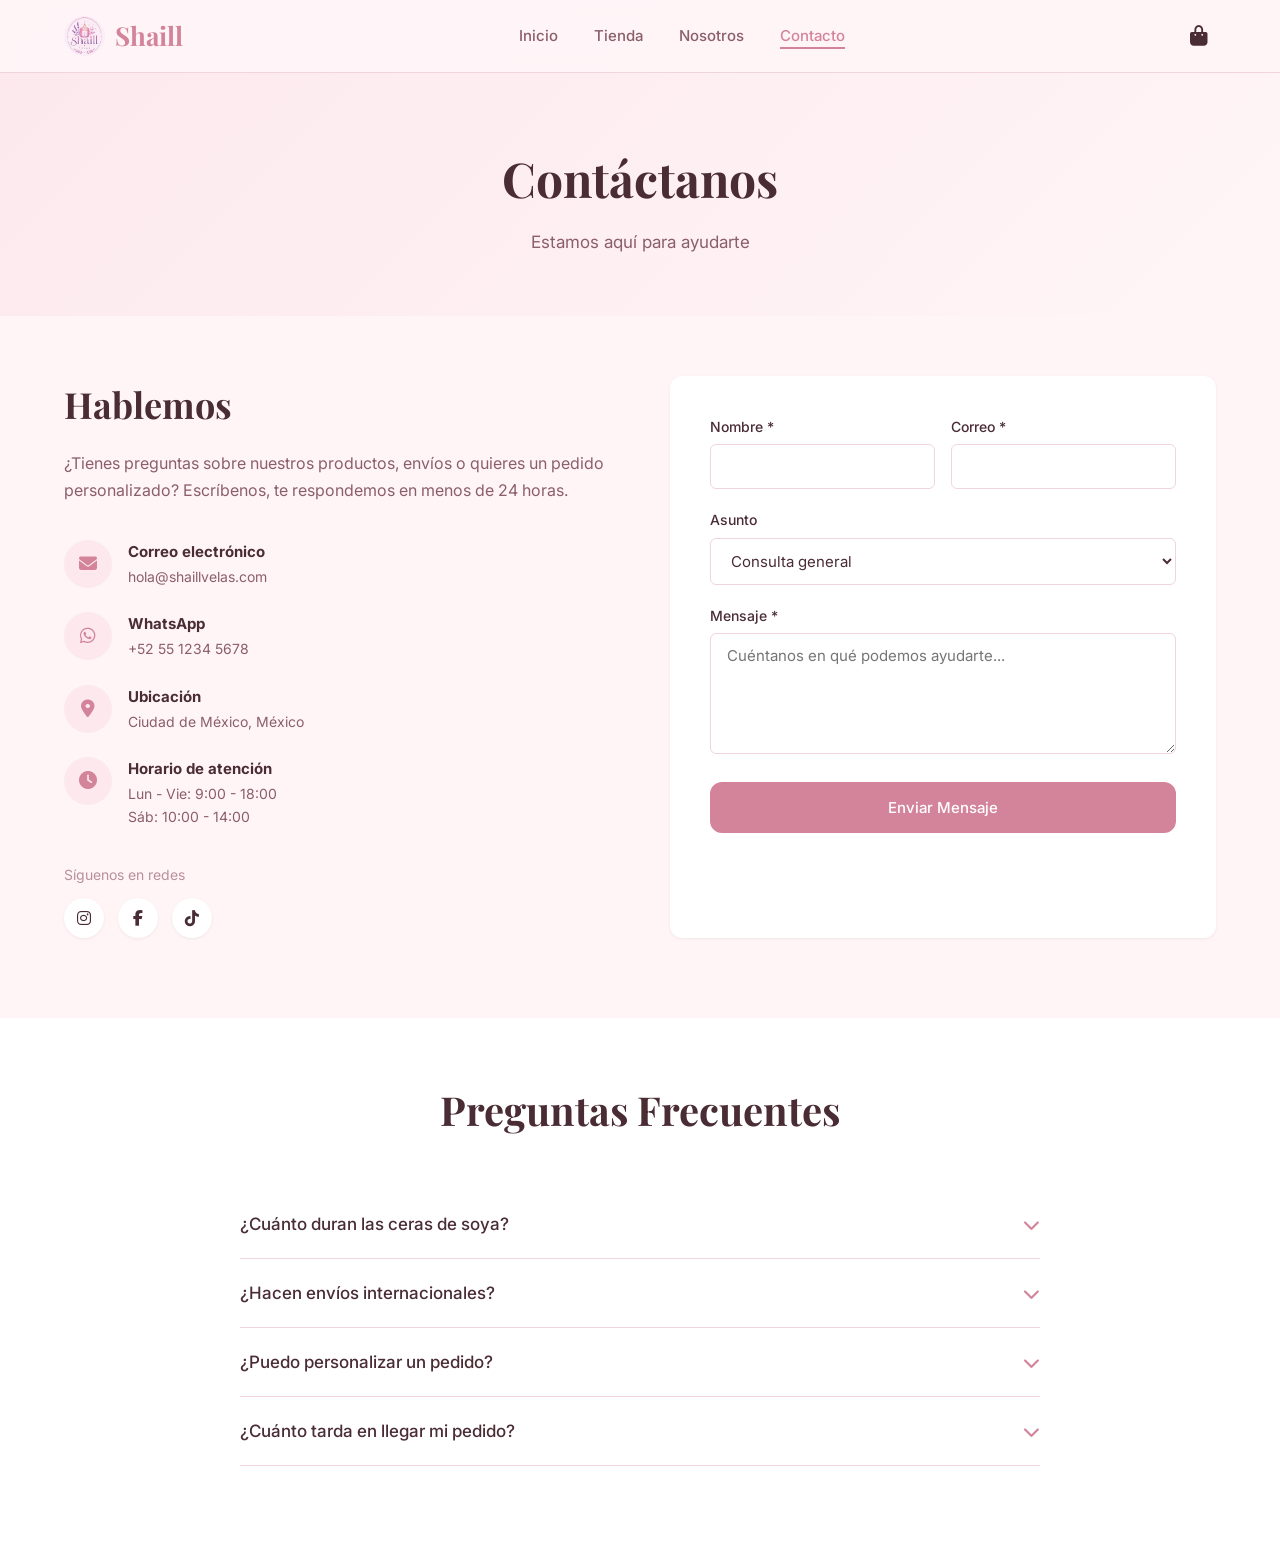
<file: contacto.html>
<!DOCTYPE html>
<html lang="es">
<head>
    <meta charset="UTF-8">
    <meta name="viewport" content="width=device-width, initial-scale=1.0">
    <title>Contacto — Shaill Velas</title>
    <link rel="stylesheet" href="css/style.css">
    <link href="https://fonts.googleapis.com/css2?family=Playfair+Display:wght@400;600;700&family=Inter:wght@300;400;500;600&display=swap" rel="stylesheet">
    <link rel="stylesheet" href="https://cdnjs.cloudflare.com/ajax/libs/font-awesome/6.4.0/css/all.min.css">
</head>
<body>
    <nav class="navbar" id="navbar">
        <div class="container nav-container">
            <a href="index.html" class="logo">
                <img src="images/logo.jpg" alt="Shaill Velas" class="logo-img">
                <span>Shaill</span>
            </a>
            <ul class="nav-links" id="navLinks">
                <li><a href="index.html">Inicio</a></li>
                <li><a href="tienda.html">Tienda</a></li>
                <li><a href="nosotros.html">Nosotros</a></li>
                <li><a href="contacto.html" class="active">Contacto</a></li>
            </ul>
            <div class="nav-actions">
                <a href="carrito.html" class="cart-icon">
                    <i class="fas fa-shopping-bag"></i>
                    <span class="cart-count" id="cartCount">0</span>
                </a>
                <button class="menu-toggle" id="menuToggle"><i class="fas fa-bars"></i></button>
            </div>
        </div>
    </nav>

    <section class="page-header">
        <div class="container">
            <h1>Contáctanos</h1>
            <p>Estamos aquí para ayudarte</p>
        </div>
    </section>

    <section class="contact-section">
        <div class="container">
            <div class="contact-layout">
                <div class="contact-info">
                    <h2>Hablemos</h2>
                    <p>¿Tienes preguntas sobre nuestros productos, envíos o quieres un pedido personalizado? Escríbenos, te respondemos en menos de 24 horas.</p>
                    <div class="contact-methods">
                        <div class="contact-method">
                            <i class="fas fa-envelope"></i>
                            <div><strong>Correo electrónico</strong><p>hola@shaillvelas.com</p></div>
                        </div>
                        <div class="contact-method">
                            <i class="fab fa-whatsapp"></i>
                            <div><strong>WhatsApp</strong><p>+52 55 1234 5678</p></div>
                        </div>
                        <div class="contact-method">
                            <i class="fas fa-map-marker-alt"></i>
                            <div><strong>Ubicación</strong><p>Ciudad de México, México</p></div>
                        </div>
                        <div class="contact-method">
                            <i class="fas fa-clock"></i>
                            <div><strong>Horario de atención</strong><p>Lun - Vie: 9:00 - 18:00<br>Sáb: 10:00 - 14:00</p></div>
                        </div>
                    </div>
                    <div class="social-contact">
                        <p>Síguenos en redes</p>
                        <div class="social-links">
                            <a href="#"><i class="fab fa-instagram"></i></a>
                            <a href="#"><i class="fab fa-facebook-f"></i></a>
                            <a href="#"><i class="fab fa-tiktok"></i></a>
                        </div>
                    </div>
                </div>

                <div class="contact-form-wrapper">
                    <form class="contact-form" onsubmit="event.preventDefault(); alert('¡Mensaje enviado! Te contactaremos pronto.');">
                        <div class="form-row">
                            <div class="form-group"><label>Nombre *</label><input type="text" required></div>
                            <div class="form-group"><label>Correo *</label><input type="email" required></div>
                        </div>
                        <div class="form-group">
                            <label>Asunto</label>
                            <select>
                                <option>Consulta general</option>
                                <option>Pedido personalizado</option>
                                <option>Envíos y entregas</option>
                                <option>Mayoreo</option>
                            </select>
                        </div>
                        <div class="form-group">
                            <label>Mensaje *</label>
                            <textarea rows="5" required placeholder="Cuéntanos en qué podemos ayudarte..."></textarea>
                        </div>
                        <button type="submit" class="btn btn-primary btn-block">Enviar Mensaje</button>
                    </form>
                </div>
            </div>
        </div>
    </section>

    <section class="faq-section">
        <div class="container">
            <div class="section-header"><h2 class="section-title">Preguntas Frecuentes</h2></div>
            <div class="faq-list">
                <div class="faq-item">
                    <button class="faq-question" onclick="toggleFaq(this)">
                        <span>¿Cuánto duran las ceras de soya?</span><i class="fas fa-chevron-down"></i>
                    </button>
                    <div class="faq-answer"><p>Nuestras ceras individuales duran aproximadamente 4-6 horas de aroma continuo. Las barras duran entre 8-10 horas.</p></div>
                </div>
                <div class="faq-item">
                    <button class="faq-question" onclick="toggleFaq(this)">
                        <span>¿Hacen envíos internacionales?</span><i class="fas fa-chevron-down"></i>
                    </button>
                    <div class="faq-answer"><p>Actualmente realizamos envíos a todo México. Para envíos internacionales, contáctanos directamente por WhatsApp.</p></div>
                </div>
                <div class="faq-item">
                    <button class="faq-question" onclick="toggleFaq(this)">
                        <span>¿Puedo personalizar un pedido?</span><i class="fas fa-chevron-down"></i>
                    </button>
                    <div class="faq-answer"><p>¡Sí! Ofrecemos pedidos personalizados para eventos, bodas, corporativos o regalos. Escríbenos con tu idea.</p></div>
                </div>
                <div class="faq-item">
                    <button class="faq-question" onclick="toggleFaq(this)">
                        <span>¿Cuánto tarda en llegar mi pedido?</span><i class="fas fa-chevron-down"></i>
                    </button>
                    <div class="faq-answer"><p>Los pedidos se preparan en 1-2 días hábiles. CDMX 1-2 días, zonas metropolitanas 2-3 días, resto del país 3-5 días hábiles.</p></div>
                </div>
            </div>
        </div>
    </section>

    <script src="js/main.js"></script>
</body>
</html>
</file>
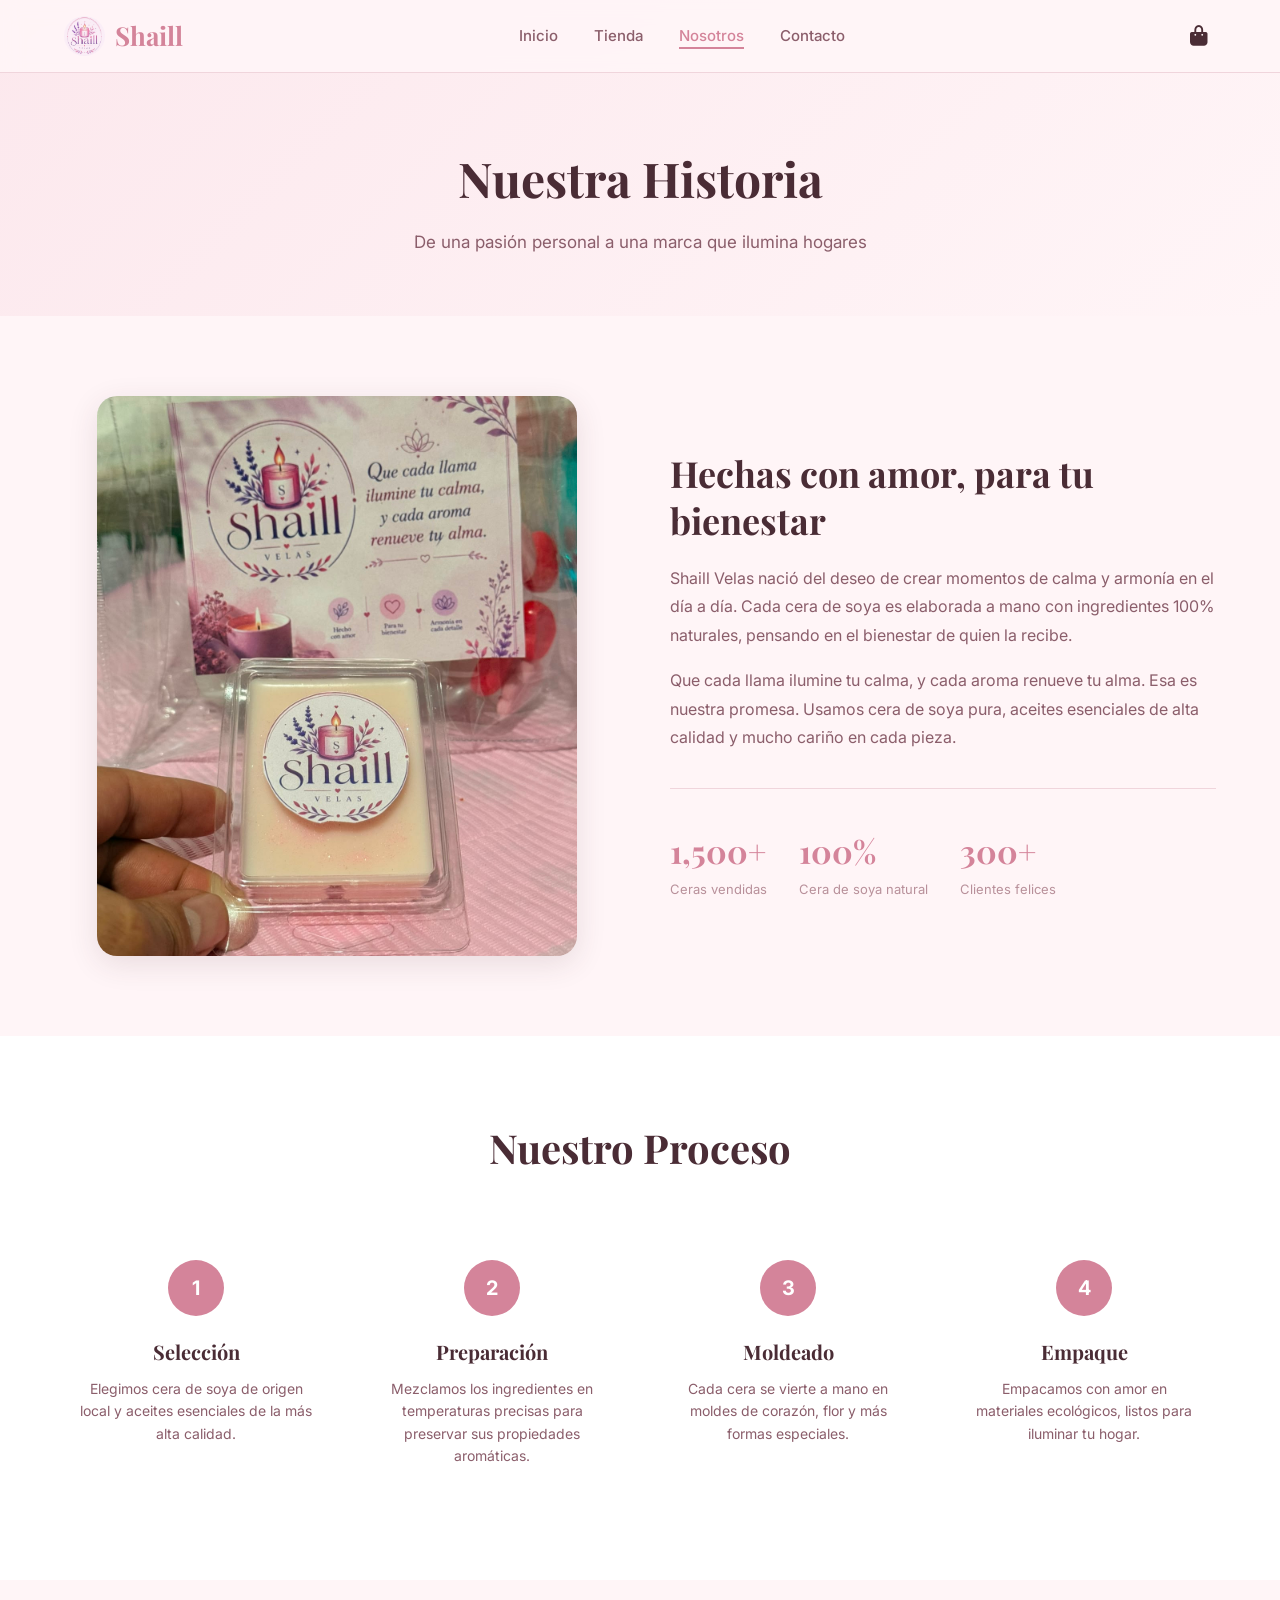
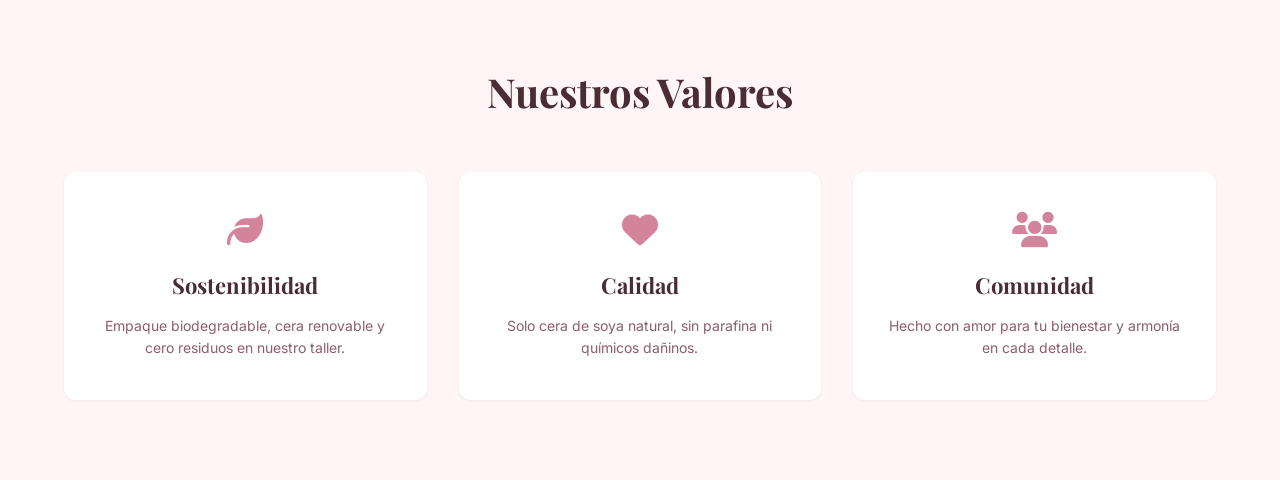
<file: nosotros.html>
<!DOCTYPE html>
<html lang="es">
<head>
    <meta charset="UTF-8">
    <meta name="viewport" content="width=device-width, initial-scale=1.0">
    <title>Sobre Nosotros — Shaill Velas</title>
    <link rel="stylesheet" href="css/style.css">
    <link href="https://fonts.googleapis.com/css2?family=Playfair+Display:wght@400;600;700&family=Inter:wght@300;400;500;600&display=swap" rel="stylesheet">
    <link rel="stylesheet" href="https://cdnjs.cloudflare.com/ajax/libs/font-awesome/6.4.0/css/all.min.css">
</head>
<body>
    <nav class="navbar" id="navbar">
        <div class="container nav-container">
            <a href="index.html" class="logo">
                <img src="images/logo.jpg" alt="Shaill Velas" class="logo-img">
                <span>Shaill</span>
            </a>
            <ul class="nav-links" id="navLinks">
                <li><a href="index.html">Inicio</a></li>
                <li><a href="tienda.html">Tienda</a></li>
                <li><a href="nosotros.html" class="active">Nosotros</a></li>
                <li><a href="contacto.html">Contacto</a></li>
            </ul>
            <div class="nav-actions">
                <a href="carrito.html" class="cart-icon">
                    <i class="fas fa-shopping-bag"></i>
                    <span class="cart-count" id="cartCount">0</span>
                </a>
                <button class="menu-toggle" id="menuToggle"><i class="fas fa-bars"></i></button>
            </div>
        </div>
    </nav>

    <section class="page-header">
        <div class="container">
            <h1>Nuestra Historia</h1>
            <p>De una pasión personal a una marca que ilumina hogares</p>
        </div>
    </section>

    <section class="about-section">
        <div class="container">
            <div class="about-grid">
                <div class="about-image">
                    <img src="images/vela2.jpg" alt="Empaque Shaill Velas" class="about-img">
                </div>
                <div class="about-content">
                    <h2>Hechas con amor, para tu bienestar</h2>
                    <p>Shaill Velas nació del deseo de crear momentos de calma y armonía en el día a día. Cada cera de soya es elaborada a mano con ingredientes 100% naturales, pensando en el bienestar de quien la recibe.</p>
                    <p>Que cada llama ilumine tu calma, y cada aroma renueve tu alma. Esa es nuestra promesa. Usamos cera de soya pura, aceites esenciales de alta calidad y mucho cariño en cada pieza.</p>
                    <div class="about-stats">
                        <div class="stat"><span class="stat-num">1,500+</span><span class="stat-label">Ceras vendidas</span></div>
                        <div class="stat"><span class="stat-num">100%</span><span class="stat-label">Cera de soya natural</span></div>
                        <div class="stat"><span class="stat-num">300+</span><span class="stat-label">Clientes felices</span></div>
                    </div>
                </div>
            </div>
        </div>
    </section>

    <section class="process-section">
        <div class="container">
            <div class="section-header"><h2 class="section-title">Nuestro Proceso</h2></div>
            <div class="process-grid">
                <div class="process-step">
                    <div class="step-icon">1</div>
                    <h3>Selección</h3>
                    <p>Elegimos cera de soya de origen local y aceites esenciales de la más alta calidad.</p>
                </div>
                <div class="process-step">
                    <div class="step-icon">2</div>
                    <h3>Preparación</h3>
                    <p>Mezclamos los ingredientes en temperaturas precisas para preservar sus propiedades aromáticas.</p>
                </div>
                <div class="process-step">
                    <div class="step-icon">3</div>
                    <h3>Moldeado</h3>
                    <p>Cada cera se vierte a mano en moldes de corazón, flor y más formas especiales.</p>
                </div>
                <div class="process-step">
                    <div class="step-icon">4</div>
                    <h3>Empaque</h3>
                    <p>Empacamos con amor en materiales ecológicos, listos para iluminar tu hogar.</p>
                </div>
            </div>
        </div>
    </section>

    <section class="values-section">
        <div class="container">
            <div class="section-header"><h2 class="section-title">Nuestros Valores</h2></div>
            <div class="values-grid">
                <div class="value-card">
                    <i class="fas fa-leaf"></i>
                    <h3>Sostenibilidad</h3>
                    <p>Empaque biodegradable, cera renovable y cero residuos en nuestro taller.</p>
                </div>
                <div class="value-card">
                    <i class="fas fa-heart"></i>
                    <h3>Calidad</h3>
                    <p>Solo cera de soya natural, sin parafina ni químicos dañinos.</p>
                </div>
                <div class="value-card">
                    <i class="fas fa-users"></i>
                    <h3>Comunidad</h3>
                    <p>Hecho con amor para tu bienestar y armonía en cada detalle.</p>
                </div>
            </div>
        </div>
    </section>

    <script src="js/main.js"></script>
</body>
</html>
</file>
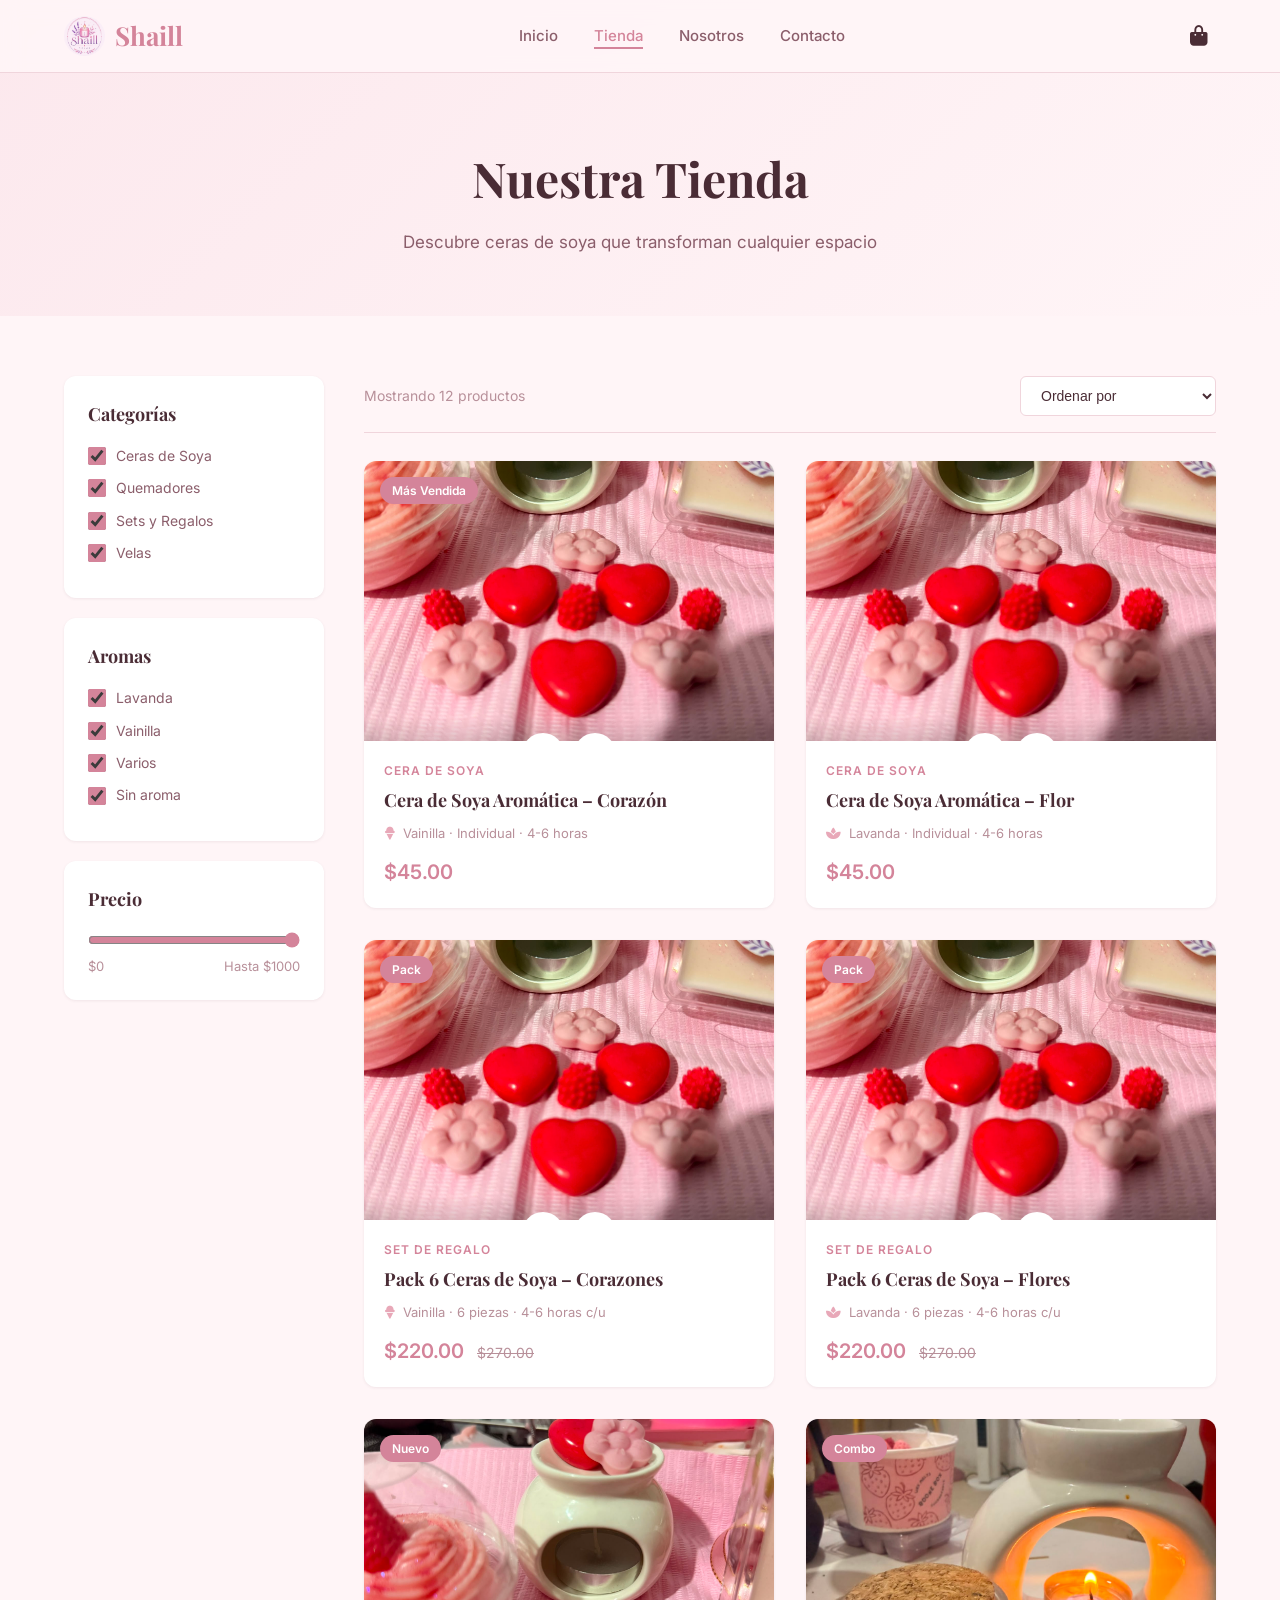
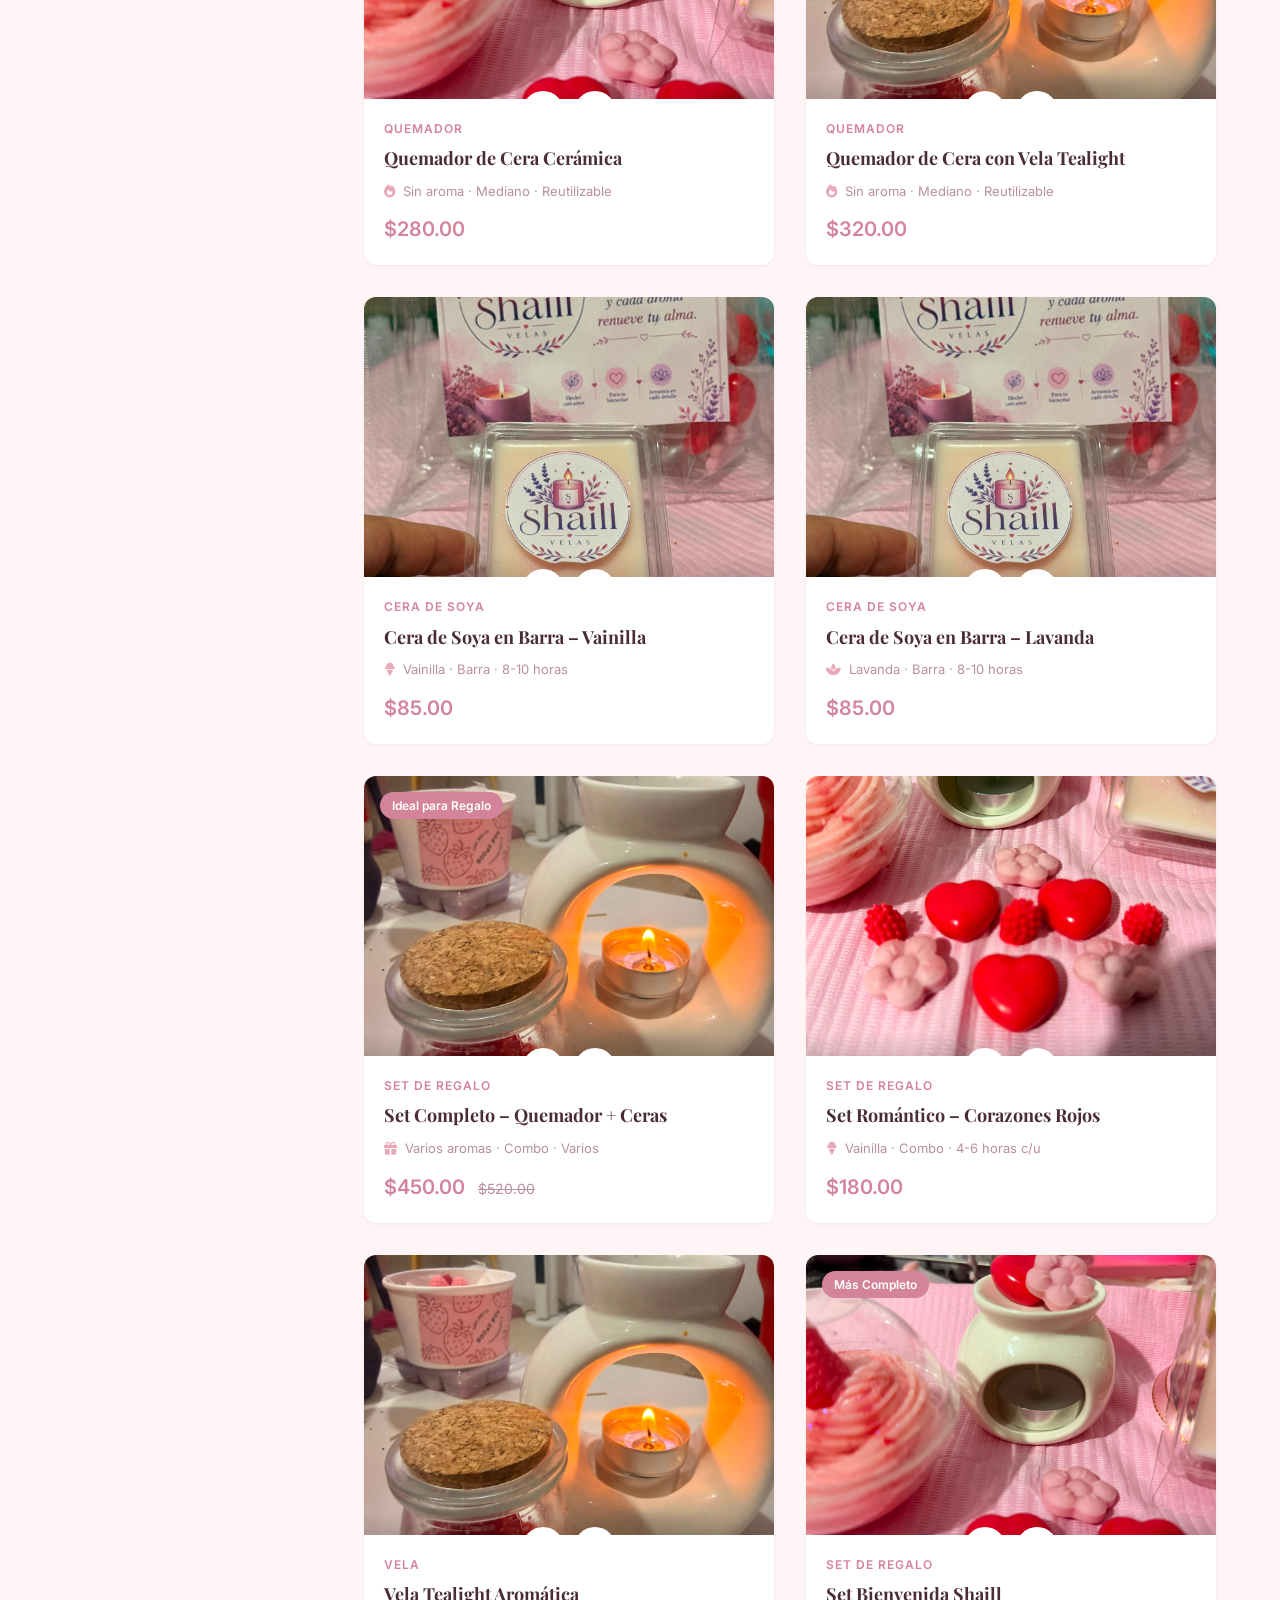
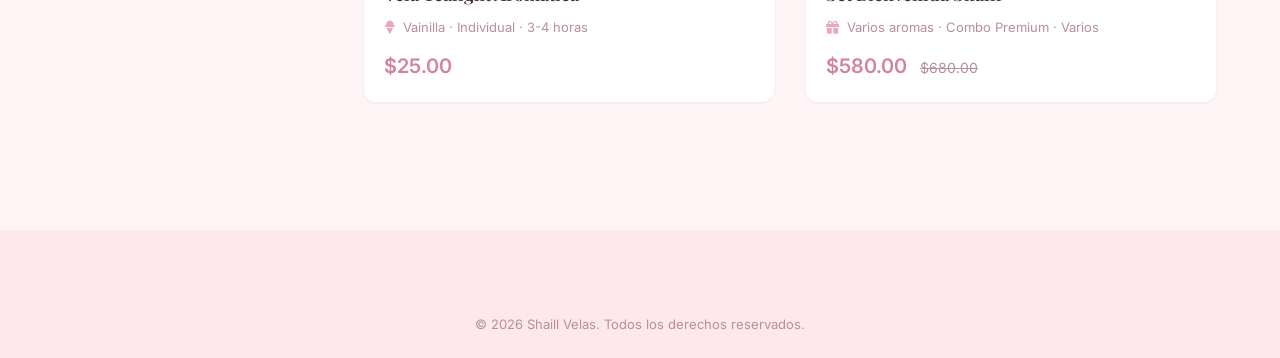
<file: tienda.html>
<!DOCTYPE html>
<html lang="es">
<head>
    <meta charset="UTF-8">
    <meta name="viewport" content="width=device-width, initial-scale=1.0">
    <title>Tienda — Shaill Velas</title>
    <link rel="stylesheet" href="css/style.css">
    <link href="https://fonts.googleapis.com/css2?family=Playfair+Display:wght@400;600;700&family=Inter:wght@300;400;500;600&display=swap" rel="stylesheet">
    <link rel="stylesheet" href="https://cdnjs.cloudflare.com/ajax/libs/font-awesome/6.4.0/css/all.min.css">
</head>
<body>
    <nav class="navbar" id="navbar">
        <div class="container nav-container">
            <a href="index.html" class="logo">
                <img src="images/logo.jpg" alt="Shaill Velas" class="logo-img">
                <span>Shaill</span>
            </a>
            <ul class="nav-links" id="navLinks">
                <li><a href="index.html">Inicio</a></li>
                <li><a href="tienda.html" class="active">Tienda</a></li>
                <li><a href="nosotros.html">Nosotros</a></li>
                <li><a href="contacto.html">Contacto</a></li>
            </ul>
            <div class="nav-actions">
                <a href="carrito.html" class="cart-icon">
                    <i class="fas fa-shopping-bag"></i>
                    <span class="cart-count" id="cartCount">0</span>
                </a>
                <button class="menu-toggle" id="menuToggle"><i class="fas fa-bars"></i></button>
            </div>
        </div>
    </nav>

    <section class="page-header">
        <div class="container">
            <h1>Nuestra Tienda</h1>
            <p>Descubre ceras de soya que transforman cualquier espacio</p>
        </div>
    </section>

    <section class="shop-section">
        <div class="container">
            <div class="shop-layout">
                <aside class="shop-sidebar">
                    <div class="filter-group">
                        <h3>Categorías</h3>
                        <ul class="filter-list">
                            <li><label><input type="checkbox" class="filter-cat" value="ceras" checked> Ceras de Soya</label></li>
                            <li><label><input type="checkbox" class="filter-cat" value="quemadores" checked> Quemadores</label></li>
                            <li><label><input type="checkbox" class="filter-cat" value="sets" checked> Sets y Regalos</label></li>
                            <li><label><input type="checkbox" class="filter-cat" value="velas" checked> Velas</label></li>
                        </ul>
                    </div>
                    <div class="filter-group">
                        <h3>Aromas</h3>
                        <ul class="filter-list">
                            <li><label><input type="checkbox" class="filter-aroma" value="lavanda" checked> Lavanda</label></li>
                            <li><label><input type="checkbox" class="filter-aroma" value="vainilla" checked> Vainilla</label></li>
                            <li><label><input type="checkbox" class="filter-aroma" value="varios" checked> Varios</label></li>
                            <li><label><input type="checkbox" class="filter-aroma" value="sin aroma" checked> Sin aroma</label></li>
                        </ul>
                    </div>
                    <div class="filter-group">
                        <h3>Precio</h3>
                        <div class="price-range">
                            <input type="range" id="priceRange" min="0" max="1000" value="1000">
                            <div class="price-labels">
                                <span>$0</span>
                                <span id="priceValue">Hasta $1000</span>
                            </div>
                        </div>
                    </div>
                </aside>

                <div class="shop-main">
                    <div class="shop-toolbar">
                        <p id="resultsCount">Mostrando todos los productos</p>
                        <select id="sortSelect">
                            <option value="default">Ordenar por</option>
                            <option value="price-asc">Precio: menor a mayor</option>
                            <option value="price-desc">Precio: mayor a menor</option>
                            <option value="name">Nombre A-Z</option>
                        </select>
                    </div>
                    <div class="products-grid" id="shopProducts"></div>
                </div>
            </div>
        </div>
    </section>

    <footer class="footer">
        <div class="container">
            <div class="footer-bottom"><p>© 2026 Shaill Velas. Todos los derechos reservados.</p></div>
        </div>
    </footer>

    <script src="js/main.js"></script>
</body>
</html>
</file>
<file: css/style.css>
/* ===== VARIABLES ===== */
:root {
    --color-primary: #D4849A;
    --color-primary-dark: #B85D78;
    --color-primary-light: #E8A8B8;
    --color-accent: #E8A8B8;
    --color-bg: #FFF5F7;
    --color-bg-alt: #FCE8ED;
    --color-text: #4A2C35;
    --color-text-light: #8B5E6B;
    --color-text-muted: #B8909A;
    --color-white: #FFFFFF;
    --color-border: #F0D5DC;
    --color-success: #6B9E75;
    --color-danger: #C0392B;
    --font-heading: 'Playfair Display', serif;
    --font-body: 'Inter', sans-serif;
    --shadow-sm: 0 1px 3px rgba(74, 44, 53, 0.08);
    --shadow-md: 0 4px 12px rgba(74, 44, 53, 0.1);
    --shadow-lg: 0 8px 30px rgba(74, 44, 53, 0.12);
    --radius-sm: 6px;
    --radius-md: 12px;
    --radius-lg: 20px;
    --transition: all 0.3s ease;
}

/* ===== RESET ===== */
*, *::before, *::after {
    margin: 0;
    padding: 0;
    box-sizing: border-box;
}

html {
    scroll-behavior: smooth;
}

body {
    font-family: var(--font-body);
    color: var(--color-text);
    background-color: var(--color-bg);
    line-height: 1.6;
    overflow-x: hidden;
}

a {
    text-decoration: none;
    color: inherit;
    transition: var(--transition);
}

ul { list-style: none; }
img { max-width: 100%; display: block; }

/* ===== UTILITIES ===== */
.container {
    max-width: 1200px;
    margin: 0 auto;
    padding: 0 24px;
}

.text-center { text-align: center; }

/* ===== BUTTONS ===== */
.btn {
    display: inline-flex;
    align-items: center;
    justify-content: center;
    gap: 8px;
    padding: 14px 32px;
    border-radius: var(--radius-md);
    font-family: var(--font-body);
    font-size: 15px;
    font-weight: 500;
    cursor: pointer;
    border: 2px solid transparent;
    transition: var(--transition);
}

.btn-primary {
    background: var(--color-primary);
    color: var(--color-white);
    border-color: var(--color-primary);
}

.btn-primary:hover {
    background: var(--color-primary-dark);
    border-color: var(--color-primary-dark);
    transform: translateY(-2px);
    box-shadow: var(--shadow-md);
}

.btn-outline {
    background: transparent;
    color: var(--color-primary);
    border-color: var(--color-primary);
}

.btn-outline:hover {
    background: var(--color-primary);
    color: var(--color-white);
}

.btn-block { width: 100%; }
.btn-lg { padding: 16px 40px; font-size: 16px; }

/* ===== NAVBAR ===== */
.navbar {
    position: fixed;
    top: 0;
    left: 0;
    right: 0;
    z-index: 1000;
    background: rgba(255, 245, 247, 0.95);
    backdrop-filter: blur(10px);
    border-bottom: 1px solid var(--color-border);
    transition: var(--transition);
}

.nav-container {
    display: flex;
    align-items: center;
    justify-content: space-between;
    height: 72px;
}

.logo {
    display: flex;
    align-items: center;
    gap: 10px;
    font-family: var(--font-heading);
    font-size: 26px;
    font-weight: 700;
    color: var(--color-primary);
}

.logo-img {
    height: 40px;
    width: auto;
    border-radius: 50%;
}

.nav-links {
    display: flex;
    gap: 36px;
}

.nav-links a {
    font-size: 15px;
    font-weight: 500;
    color: var(--color-text-light);
    position: relative;
    padding: 4px 0;
}

.nav-links a::after {
    content: '';
    position: absolute;
    bottom: 0;
    left: 0;
    width: 0;
    height: 2px;
    background: var(--color-primary);
    transition: var(--transition);
}

.nav-links a:hover,
.nav-links a.active {
    color: var(--color-primary);
}

.nav-links a:hover::after,
.nav-links a.active::after {
    width: 100%;
}

.nav-actions {
    display: flex;
    align-items: center;
    gap: 20px;
}

.cart-icon {
    position: relative;
    font-size: 20px;
    color: var(--color-text);
    padding: 8px;
}

.cart-count {
    position: absolute;
    top: 0;
    right: 0;
    background: var(--color-primary);
    color: var(--color-white);
    font-size: 11px;
    font-weight: 600;
    width: 18px;
    height: 18px;
    border-radius: 50%;
    display: flex;
    align-items: center;
    justify-content: center;
}

.menu-toggle {
    display: none;
    background: none;
    border: none;
    font-size: 22px;
    color: var(--color-text);
    cursor: pointer;
}

/* ===== HERO ===== */
.hero {
    min-height: 100vh;
    display: flex;
    align-items: center;
    padding: 120px 24px 80px;
    max-width: 1200px;
    margin: 0 auto;
    gap: 60px;
}

.hero-content {
    flex: 1;
    max-width: 560px;
}

.hero-subtitle {
    font-family: var(--font-heading);
    font-size: 18px;
    color: var(--color-primary);
    margin-bottom: 16px;
    letter-spacing: 2px;
    text-transform: uppercase;
}

.hero-title {
    font-family: var(--font-heading);
    font-size: 52px;
    font-weight: 700;
    line-height: 1.15;
    color: var(--color-text);
    margin-bottom: 24px;
}

.hero-desc {
    font-size: 18px;
    color: var(--color-text-light);
    margin-bottom: 36px;
    line-height: 1.7;
}

.hero-buttons {
    display: flex;
    gap: 16px;
    flex-wrap: wrap;
}

.hero-image {
    flex: 1;
    display: flex;
    justify-content: center;
    align-items: center;
}

.hero-img {
    width: 420px;
    height: 520px;
    object-fit: cover;
    border-radius: var(--radius-lg);
    box-shadow: var(--shadow-lg);
}

/* ===== FEATURES ===== */
.features {
    padding: 60px 0;
    background: var(--color-white);
}

.features-grid {
    display: grid;
    grid-template-columns: repeat(4, 1fr);
    gap: 32px;
}

.feature-item {
    text-align: center;
    padding: 32px 16px;
}

.feature-item i {
    font-size: 32px;
    color: var(--color-primary);
    margin-bottom: 16px;
}

.feature-item h3 {
    font-family: var(--font-heading);
    font-size: 20px;
    margin-bottom: 8px;
    color: var(--color-text);
}

.feature-item p {
    font-size: 14px;
    color: var(--color-text-light);
}

/* ===== SECTIONS COMMON ===== */
.section-header {
    text-align: center;
    margin-bottom: 48px;
}

.section-title {
    font-family: var(--font-heading);
    font-size: 40px;
    color: var(--color-text);
    margin-bottom: 12px;
}

.section-subtitle {
    font-size: 17px;
    color: var(--color-text-light);
}

/* ===== PRODUCTS ===== */
.products-section {
    padding: 80px 0;
}

.products-grid {
    display: grid;
    grid-template-columns: repeat(auto-fill, minmax(280px, 1fr));
    gap: 32px;
    margin-bottom: 48px;
}

.product-card {
    background: var(--color-white);
    border-radius: var(--radius-md);
    overflow: hidden;
    box-shadow: var(--shadow-sm);
    transition: var(--transition);
    position: relative;
}

.product-card:hover {
    transform: translateY(-6px);
    box-shadow: var(--shadow-lg);
}

.product-badge {
    position: absolute;
    top: 16px;
    left: 16px;
    background: var(--color-primary);
    color: var(--color-white);
    font-size: 12px;
    font-weight: 600;
    padding: 4px 12px;
    border-radius: 20px;
    z-index: 2;
}

.product-img {
    width: 100%;
    height: 280px;
    background: var(--color-bg-alt);
    display: flex;
    flex-direction: column;
    align-items: center;
    justify-content: center;
    gap: 8px;
    position: relative;
    overflow: hidden;
}

.product-img img {
    width: 100%;
    height: 100%;
    object-fit: cover;
}

.product-actions {
    position: absolute;
    bottom: -50px;
    left: 0;
    right: 0;
    display: flex;
    justify-content: center;
    gap: 10px;
    padding: 16px;
    background: linear-gradient(transparent, rgba(0,0,0,0.4));
    transition: var(--transition);
}

.product-card:hover .product-actions {
    bottom: 0;
}

.product-actions button {
    width: 42px;
    height: 42px;
    border-radius: 50%;
    border: none;
    background: var(--color-white);
    color: var(--color-text);
    cursor: pointer;
    display: flex;
    align-items: center;
    justify-content: center;
    transition: var(--transition);
    font-size: 16px;
}

.product-actions button:hover {
    background: var(--color-primary);
    color: var(--color-white);
}

.product-info {
    padding: 20px;
}

.product-category {
    font-size: 12px;
    text-transform: uppercase;
    letter-spacing: 1px;
    color: var(--color-primary);
    font-weight: 600;
    margin-bottom: 6px;
    display: block;
}

.product-name {
    font-family: var(--font-heading);
    font-size: 18px;
    color: var(--color-text);
    margin-bottom: 8px;
}

.product-aroma {
    font-size: 13px;
    color: var(--color-text-muted);
    margin-bottom: 12px;
}

.product-aroma i {
    margin-right: 4px;
    color: var(--color-accent);
}

.product-footer {
    display: flex;
    align-items: center;
    justify-content: space-between;
}

.product-price {
    font-size: 20px;
    font-weight: 600;
    color: var(--color-primary);
}

.product-price .old-price {
    font-size: 14px;
    color: var(--color-text-muted);
    text-decoration: line-through;
    margin-left: 8px;
    font-weight: 400;
}

/* ===== CATEGORIES ===== */
.categories-section {
    padding: 80px 0;
    background: var(--color-white);
}

.categories-grid {
    display: grid;
    grid-template-columns: repeat(3, 1fr);
    gap: 32px;
}

.category-card {
    background: var(--color-bg);
    border-radius: var(--radius-md);
    padding: 48px 32px;
    text-align: center;
    transition: var(--transition);
    border: 1px solid var(--color-border);
}

.category-card:hover {
    transform: translateY(-4px);
    box-shadow: var(--shadow-md);
    border-color: var(--color-primary-light);
}

.category-img {
    width: 80px;
    height: 80px;
    background: var(--color-white);
    border-radius: 50%;
    display: flex;
    align-items: center;
    justify-content: center;
    margin: 0 auto 20px;
    box-shadow: var(--shadow-sm);
}

.category-img i {
    font-size: 32px;
    color: var(--color-primary);
}

.category-card h3 {
    font-family: var(--font-heading);
    font-size: 22px;
    margin-bottom: 8px;
    color: var(--color-text);
}

.category-card p {
    font-size: 14px;
    color: var(--color-text-light);
}

/* ===== TESTIMONIALS ===== */
.testimonials {
    padding: 80px 0;
}

.testimonials-grid {
    display: grid;
    grid-template-columns: repeat(3, 1fr);
    gap: 32px;
}

.testimonial-card {
    background: var(--color-white);
    padding: 36px;
    border-radius: var(--radius-md);
    box-shadow: var(--shadow-sm);
    transition: var(--transition);
}

.testimonial-card:hover {
    box-shadow: var(--shadow-md);
}

.stars {
    color: var(--color-accent);
    margin-bottom: 16px;
    font-size: 14px;
}

.testimonial-card > p {
    font-size: 15px;
    color: var(--color-text-light);
    line-height: 1.7;
    margin-bottom: 20px;
    font-style: italic;
}

.testimonial-author strong {
    display: block;
    color: var(--color-text);
    font-size: 15px;
}

.testimonial-author span {
    font-size: 13px;
    color: var(--color-text-muted);
}

/* ===== NEWSLETTER ===== */
.newsletter {
    padding: 80px 0;
    background: var(--color-text);
    color: var(--color-white);
}

.newsletter-content {
    max-width: 600px;
    margin: 0 auto;
    text-align: center;
}

.newsletter h2 {
    font-family: var(--font-heading);
    font-size: 36px;
    margin-bottom: 12px;
}

.newsletter p {
    color: rgba(255,255,255,0.7);
    margin-bottom: 32px;
    font-size: 16px;
}

.newsletter-form {
    display: flex;
    gap: 12px;
}

.newsletter-form input {
    flex: 1;
    padding: 14px 20px;
    border: 1px solid rgba(255,255,255,0.2);
    border-radius: var(--radius-md);
    background: rgba(255,255,255,0.1);
    color: var(--color-white);
    font-size: 15px;
    outline: none;
}

.newsletter-form input::placeholder {
    color: rgba(255,255,255,0.5);
}

.newsletter-form input:focus {
    border-color: var(--color-accent);
}

/* ===== FOOTER ===== */
.footer {
    background: var(--color-bg-alt);
    padding: 60px 0 0;
}

.footer-grid {
    display: grid;
    grid-template-columns: 2fr 1fr 1fr 1fr;
    gap: 48px;
    padding-bottom: 48px;
    border-bottom: 1px solid var(--color-border);
}

.footer-brand .logo {
    margin-bottom: 16px;
}

.footer-brand p {
    font-size: 14px;
    color: var(--color-text-light);
    line-height: 1.7;
    margin-bottom: 20px;
}

.social-links {
    display: flex;
    gap: 14px;
}

.social-links a {
    width: 40px;
    height: 40px;
    border-radius: 50%;
    background: var(--color-white);
    display: flex;
    align-items: center;
    justify-content: center;
    color: var(--color-text);
    font-size: 16px;
    transition: var(--transition);
    box-shadow: var(--shadow-sm);
}

.social-links a:hover {
    background: var(--color-primary);
    color: var(--color-white);
    transform: translateY(-2px);
}

.footer-links h4 {
    font-family: var(--font-heading);
    font-size: 18px;
    margin-bottom: 20px;
    color: var(--color-text);
}

.footer-links ul li {
    margin-bottom: 12px;
}

.footer-links ul li a,
.footer-links ul li {
    font-size: 14px;
    color: var(--color-text-light);
    transition: var(--transition);
}

.footer-links ul li a:hover {
    color: var(--color-primary);
}

.footer-links ul li i {
    margin-right: 8px;
    color: var(--color-primary);
    width: 16px;
}

.footer-bottom {
    padding: 24px 0;
    text-align: center;
}

.footer-bottom p {
    font-size: 13px;
    color: var(--color-text-muted);
}

/* ===== PAGE HEADER ===== */
.page-header {
    padding: 140px 0 60px;
    background: linear-gradient(135deg, var(--color-bg-alt) 0%, var(--color-bg) 100%);
    text-align: center;
}

.page-header h1 {
    font-family: var(--font-heading);
    font-size: 48px;
    color: var(--color-text);
    margin-bottom: 12px;
}

.page-header p {
    font-size: 17px;
    color: var(--color-text-light);
}

/* ===== SHOP ===== */
.shop-section {
    padding: 60px 0 80px;
}

.shop-layout {
    display: grid;
    grid-template-columns: 260px 1fr;
    gap: 40px;
}

.shop-sidebar {
    position: sticky;
    top: 100px;
    height: fit-content;
}

.filter-group {
    background: var(--color-white);
    padding: 24px;
    border-radius: var(--radius-md);
    margin-bottom: 20px;
    box-shadow: var(--shadow-sm);
}

.filter-group h3 {
    font-family: var(--font-heading);
    font-size: 18px;
    margin-bottom: 16px;
    color: var(--color-text);
}

.filter-list li {
    margin-bottom: 10px;
}

.filter-list label {
    display: flex;
    align-items: center;
    gap: 10px;
    font-size: 14px;
    color: var(--color-text-light);
    cursor: pointer;
}

.filter-list input[type="checkbox"] {
    width: 18px;
    height: 18px;
    accent-color: var(--color-primary);
    cursor: pointer;
}

.price-range input[type="range"] {
    width: 100%;
    margin-bottom: 8px;
    accent-color: var(--color-primary);
}

.price-labels {
    display: flex;
    justify-content: space-between;
    font-size: 13px;
    color: var(--color-text-muted);
}

.shop-toolbar {
    display: flex;
    justify-content: space-between;
    align-items: center;
    margin-bottom: 28px;
    padding-bottom: 16px;
    border-bottom: 1px solid var(--color-border);
}

.shop-toolbar p {
    font-size: 14px;
    color: var(--color-text-muted);
}

.shop-toolbar select {
    padding: 10px 16px;
    border: 1px solid var(--color-border);
    border-radius: var(--radius-sm);
    background: var(--color-white);
    font-size: 14px;
    color: var(--color-text);
    cursor: pointer;
    outline: none;
}

/* ===== CART ===== */
.cart-section {
    padding: 60px 0 80px;
}

.cart-layout {
    display: grid;
    grid-template-columns: 1fr 360px;
    gap: 40px;
}

.cart-item {
    display: flex;
    gap: 24px;
    padding: 24px;
    background: var(--color-white);
    border-radius: var(--radius-md);
    margin-bottom: 16px;
    box-shadow: var(--shadow-sm);
    align-items: center;
}

.cart-item-img {
    width: 100px;
    height: 100px;
    background: var(--color-bg-alt);
    border-radius: var(--radius-sm);
    display: flex;
    align-items: center;
    justify-content: center;
    flex-shrink: 0;
    overflow: hidden;
}

.cart-item-img img {
    width: 100%;
    height: 100%;
    object-fit: cover;
}

.cart-item-details {
    flex: 1;
}

.cart-item-details h3 {
    font-family: var(--font-heading);
    font-size: 18px;
    margin-bottom: 4px;
}

.cart-item-details p {
    font-size: 13px;
    color: var(--color-text-muted);
    margin-bottom: 8px;
}

.cart-item-price {
    font-size: 18px;
    font-weight: 600;
    color: var(--color-primary);
}

.cart-item-actions {
    display: flex;
    align-items: center;
    gap: 16px;
}

.qty-control {
    display: flex;
    align-items: center;
    border: 1px solid var(--color-border);
    border-radius: var(--radius-sm);
    overflow: hidden;
}

.qty-control button {
    width: 36px;
    height: 36px;
    border: none;
    background: var(--color-bg);
    cursor: pointer;
    font-size: 16px;
    color: var(--color-text);
    transition: var(--transition);
}

.qty-control button:hover {
    background: var(--color-border);
}

.qty-control span {
    width: 40px;
    text-align: center;
    font-size: 14px;
    font-weight: 500;
}

.remove-btn {
    background: none;
    border: none;
    color: var(--color-danger);
    cursor: pointer;
    font-size: 18px;
    padding: 8px;
    transition: var(--transition);
}

.remove-btn:hover {
    transform: scale(1.1);
}

.cart-summary {
    background: var(--color-white);
    padding: 32px;
    border-radius: var(--radius-md);
    box-shadow: var(--shadow-sm);
    height: fit-content;
    position: sticky;
    top: 100px;
}

.cart-summary h3 {
    font-family: var(--font-heading);
    font-size: 22px;
    margin-bottom: 24px;
    padding-bottom: 16px;
    border-bottom: 1px solid var(--color-border);
}

.summary-row {
    display: flex;
    justify-content: space-between;
    margin-bottom: 14px;
    font-size: 15px;
    color: var(--color-text-light);
}

.summary-row.total {
    font-size: 20px;
    font-weight: 600;
    color: var(--color-text);
    padding-top: 14px;
    border-top: 2px solid var(--color-border);
    margin-top: 14px;
}

.summary-row.discount {
    color: var(--color-success);
}

.coupon-section {
    display: flex;
    gap: 8px;
    margin: 20px 0;
}

.coupon-section input {
    flex: 1;
    padding: 10px 14px;
    border: 1px solid var(--color-border);
    border-radius: var(--radius-sm);
    font-size: 14px;
    outline: none;
}

.coupon-section button {
    padding: 10px 16px;
    background: var(--color-text);
    color: var(--color-white);
    border: none;
    border-radius: var(--radius-sm);
    font-size: 13px;
    cursor: pointer;
    transition: var(--transition);
}

.coupon-section button:hover {
    background: var(--color-primary);
}

.cart-empty {
    text-align: center;
    padding: 80px 24px;
}

.cart-empty i {
    font-size: 64px;
    color: var(--color-border);
    margin-bottom: 24px;
}

.cart-empty h2 {
    font-family: var(--font-heading);
    font-size: 28px;
    margin-bottom: 12px;
}

.cart-empty p {
    color: var(--color-text-light);
    margin-bottom: 24px;
}

/* ===== CHECKOUT ===== */
.navbar-simple {
    border-bottom: 1px solid var(--color-border);
}

.navbar-simple .back-link {
    font-size: 14px;
    color: var(--color-text-light);
    display: flex;
    align-items: center;
    gap: 8px;
}

.navbar-simple .back-link:hover {
    color: var(--color-primary);
}

.checkout-section {
    padding: 100px 0 80px;
}

.checkout-layout {
    display: grid;
    grid-template-columns: 1fr 380px;
    gap: 48px;
}

.checkout-step {
    background: var(--color-white);
    padding: 32px;
    border-radius: var(--radius-md);
    margin-bottom: 24px;
    box-shadow: var(--shadow-sm);
}

.checkout-step h2 {
    font-family: var(--font-heading);
    font-size: 22px;
    margin-bottom: 24px;
    display: flex;
    align-items: center;
    gap: 12px;
}

.step-num {
    width: 32px;
    height: 32px;
    background: var(--color-primary);
    color: var(--color-white);
    border-radius: 50%;
    display: flex;
    align-items: center;
    justify-content: center;
    font-size: 14px;
    font-family: var(--font-body);
    flex-shrink: 0;
}

.form-row {
    display: grid;
    grid-template-columns: 1fr 1fr;
    gap: 16px;
}

.form-group {
    margin-bottom: 18px;
}

.form-group label {
    display: block;
    font-size: 14px;
    font-weight: 500;
    color: var(--color-text);
    margin-bottom: 6px;
}

.form-group input,
.form-group select,
.form-group textarea {
    width: 100%;
    padding: 12px 16px;
    border: 1px solid var(--color-border);
    border-radius: var(--radius-sm);
    font-size: 15px;
    font-family: var(--font-body);
    color: var(--color-text);
    background: var(--color-white);
    outline: none;
    transition: var(--transition);
}

.form-group input:focus,
.form-group select:focus,
.form-group textarea:focus {
    border-color: var(--color-primary);
    box-shadow: 0 0 0 3px rgba(212, 132, 154, 0.15);
}

.form-group textarea {
    resize: vertical;
    min-height: 80px;
}

.payment-methods {
    display: flex;
    flex-direction: column;
    gap: 12px;
}

.payment-option {
    display: flex;
    align-items: center;
    padding: 16px;
    border: 2px solid var(--color-border);
    border-radius: var(--radius-sm);
    cursor: pointer;
    transition: var(--transition);
}

.payment-option:hover {
    border-color: var(--color-primary-light);
}

.payment-option input[type="radio"] {
    margin-right: 16px;
    accent-color: var(--color-primary);
    width: 18px;
    height: 18px;
}

.payment-content {
    display: flex;
    align-items: center;
    gap: 14px;
}

.payment-content i {
    font-size: 24px;
    color: var(--color-primary);
    width: 32px;
    text-align: center;
}

.payment-content strong {
    display: block;
    font-size: 15px;
    color: var(--color-text);
}

.payment-content p {
    font-size: 13px;
    color: var(--color-text-muted);
}

.checkout-summary {
    background: var(--color-white);
    padding: 32px;
    border-radius: var(--radius-md);
    box-shadow: var(--shadow-sm);
    height: fit-content;
    position: sticky;
    top: 100px;
}

.checkout-summary h3 {
    font-family: var(--font-heading);
    font-size: 20px;
    margin-bottom: 24px;
}

.checkout-item {
    display: flex;
    gap: 12px;
    margin-bottom: 16px;
    padding-bottom: 16px;
    border-bottom: 1px solid var(--color-border);
}

.checkout-item-img {
    width: 60px;
    height: 60px;
    background: var(--color-bg-alt);
    border-radius: var(--radius-sm);
    display: flex;
    align-items: center;
    justify-content: center;
    flex-shrink: 0;
    overflow: hidden;
}

.checkout-item-img img {
    width: 100%;
    height: 100%;
    object-fit: cover;
}

.checkout-item-info h4 {
    font-size: 14px;
    font-weight: 500;
    margin-bottom: 2px;
}

.checkout-item-info p {
    font-size: 12px;
    color: var(--color-text-muted);
}

.checkout-item-price {
    margin-left: auto;
    font-weight: 600;
    font-size: 14px;
    color: var(--color-primary);
}

.summary-divider {
    height: 1px;
    background: var(--color-border);
    margin: 16px 0;
}

/* ===== MODAL ===== */
.modal {
    display: none;
    position: fixed;
    top: 0;
    left: 0;
    right: 0;
    bottom: 0;
    background: rgba(0,0,0,0.5);
    z-index: 2000;
    align-items: center;
    justify-content: center;
    padding: 24px;
}

.modal.active {
    display: flex;
}

.modal-content {
    background: var(--color-white);
    padding: 48px;
    border-radius: var(--radius-lg);
    text-align: center;
    max-width: 480px;
    width: 100%;
    animation: modalIn 0.3s ease;
}

@keyframes modalIn {
    from { opacity: 0; transform: scale(0.9); }
    to { opacity: 1; transform: scale(1); }
}

.modal-icon {
    width: 80px;
    height: 80px;
    background: var(--color-success);
    border-radius: 50%;
    display: flex;
    align-items: center;
    justify-content: center;
    margin: 0 auto 24px;
}

.modal-icon i {
    font-size: 36px;
    color: var(--color-white);
}

.modal-content h2 {
    font-family: var(--font-heading);
    font-size: 28px;
    margin-bottom: 12px;
}

.modal-content p {
    color: var(--color-text-light);
    margin-bottom: 8px;
}

.order-number {
    margin: 20px 0;
    padding: 16px;
    background: var(--color-bg-alt);
    border-radius: var(--radius-sm);
    font-size: 15px;
}

/* ===== ABOUT ===== */
.about-section {
    padding: 80px 0;
}

.about-grid {
    display: grid;
    grid-template-columns: 1fr 1fr;
    gap: 60px;
    align-items: center;
}

.about-image {
    display: flex;
    justify-content: center;
}

.about-img {
    width: 100%;
    max-width: 480px;
    height: 560px;
    object-fit: cover;
    border-radius: var(--radius-lg);
    box-shadow: var(--shadow-lg);
}

.about-content h2 {
    font-family: var(--font-heading);
    font-size: 36px;
    margin-bottom: 20px;
    line-height: 1.3;
}

.about-content p {
    font-size: 16px;
    color: var(--color-text-light);
    line-height: 1.8;
    margin-bottom: 16px;
}

.about-stats {
    display: flex;
    gap: 32px;
    margin-top: 36px;
    padding-top: 36px;
    border-top: 1px solid var(--color-border);
}

.stat-num {
    display: block;
    font-family: var(--font-heading);
    font-size: 32px;
    font-weight: 700;
    color: var(--color-primary);
}

.stat-label {
    font-size: 13px;
    color: var(--color-text-muted);
}

.process-section {
    padding: 80px 0;
    background: var(--color-white);
}

.process-grid {
    display: grid;
    grid-template-columns: repeat(4, 1fr);
    gap: 32px;
}

.process-step {
    text-align: center;
    padding: 32px 16px;
}

.step-icon {
    width: 56px;
    height: 56px;
    background: var(--color-primary);
    color: var(--color-white);
    border-radius: 50%;
    display: flex;
    align-items: center;
    justify-content: center;
    font-size: 20px;
    font-weight: 700;
    margin: 0 auto 20px;
}

.process-step h3 {
    font-family: var(--font-heading);
    font-size: 20px;
    margin-bottom: 10px;
}

.process-step p {
    font-size: 14px;
    color: var(--color-text-light);
    line-height: 1.6;
}

.values-section {
    padding: 80px 0;
}

.values-grid {
    display: grid;
    grid-template-columns: repeat(3, 1fr);
    gap: 32px;
}

.value-card {
    background: var(--color-white);
    padding: 40px 32px;
    border-radius: var(--radius-md);
    text-align: center;
    box-shadow: var(--shadow-sm);
    transition: var(--transition);
}

.value-card:hover {
    box-shadow: var(--shadow-md);
    transform: translateY(-4px);
}

.value-card i {
    font-size: 36px;
    color: var(--color-primary);
    margin-bottom: 20px;
}

.value-card h3 {
    font-family: var(--font-heading);
    font-size: 22px;
    margin-bottom: 12px;
}

.value-card p {
    font-size: 14px;
    color: var(--color-text-light);
    line-height: 1.6;
}

/* ===== CONTACT ===== */
.contact-section {
    padding: 60px 0 80px;
}

.contact-layout {
    display: grid;
    grid-template-columns: 1fr 1fr;
    gap: 60px;
}

.contact-info h2 {
    font-family: var(--font-heading);
    font-size: 36px;
    margin-bottom: 16px;
}

.contact-info > p {
    font-size: 16px;
    color: var(--color-text-light);
    line-height: 1.7;
    margin-bottom: 36px;
}

.contact-methods {
    display: flex;
    flex-direction: column;
    gap: 24px;
    margin-bottom: 36px;
}

.contact-method {
    display: flex;
    align-items: flex-start;
    gap: 16px;
}

.contact-method i {
    width: 48px;
    height: 48px;
    background: var(--color-bg-alt);
    border-radius: 50%;
    display: flex;
    align-items: center;
    justify-content: center;
    font-size: 18px;
    color: var(--color-primary);
    flex-shrink: 0;
}

.contact-method strong {
    display: block;
    font-size: 15px;
    margin-bottom: 2px;
}

.contact-method p {
    font-size: 14px;
    color: var(--color-text-light);
}

.social-contact p {
    font-size: 14px;
    color: var(--color-text-muted);
    margin-bottom: 12px;
}

.contact-form-wrapper {
    background: var(--color-white);
    padding: 40px;
    border-radius: var(--radius-md);
    box-shadow: var(--shadow-sm);
}

.contact-form .form-group {
    margin-bottom: 20px;
}

/* ===== FAQ ===== */
.faq-section {
    padding: 60px 0 80px;
    background: var(--color-white);
}

.faq-list {
    max-width: 800px;
    margin: 0 auto;
}

.faq-item {
    border-bottom: 1px solid var(--color-border);
}

.faq-question {
    width: 100%;
    padding: 24px 0;
    background: none;
    border: none;
    display: flex;
    justify-content: space-between;
    align-items: center;
    font-size: 17px;
    font-weight: 500;
    color: var(--color-text);
    cursor: pointer;
    text-align: left;
    font-family: var(--font-body);
}

.faq-question i {
    transition: var(--transition);
    color: var(--color-primary);
}

.faq-item.active .faq-question i {
    transform: rotate(180deg);
}

.faq-answer {
    max-height: 0;
    overflow: hidden;
    transition: max-height 0.3s ease;
}

.faq-item.active .faq-answer {
    max-height: 200px;
}

.faq-answer p {
    padding-bottom: 24px;
    color: var(--color-text-light);
    line-height: 1.7;
    font-size: 15px;
}

/* ===== RESPONSIVE ===== */
@media (max-width: 1024px) {
    .hero { flex-direction: column; text-align: center; padding-top: 100px; }
    .hero-content { max-width: 100%; }
    .hero-title { font-size: 42px; }
    .hero-buttons { justify-content: center; }
    .hero-image { order: -1; }
    .hero-img { width: 320px; height: 380px; }

    .features-grid { grid-template-columns: repeat(2, 1fr); }
    .testimonials-grid { grid-template-columns: repeat(2, 1fr); }
    .categories-grid { grid-template-columns: repeat(2, 1fr); }
    .about-grid { grid-template-columns: 1fr; }
    .process-grid { grid-template-columns: repeat(2, 1fr); }
    .values-grid { grid-template-columns: repeat(2, 1fr); }
    .contact-layout { grid-template-columns: 1fr; }
    .shop-layout { grid-template-columns: 1fr; }
    .shop-sidebar { position: static; }
    .cart-layout { grid-template-columns: 1fr; }
    .checkout-layout { grid-template-columns: 1fr; }
    .footer-grid { grid-template-columns: repeat(2, 1fr); }
}

@media (max-width: 768px) {
    .nav-links {
        position: fixed;
        top: 72px;
        left: 0;
        right: 0;
        background: var(--color-white);
        flex-direction: column;
        padding: 24px;
        gap: 16px;
        box-shadow: var(--shadow-md);
        transform: translateY(-150%);
        transition: var(--transition);
        z-index: 999;
    }
    .nav-links.active {
        transform: translateY(0);
    }
    .menu-toggle { display: block; }

    .hero-title { font-size: 32px; }
    .section-title { font-size: 28px; }
    .page-header h1 { font-size: 32px; }

    .features-grid { grid-template-columns: 1fr; }
    .testimonials-grid { grid-template-columns: 1fr; }
    .categories-grid { grid-template-columns: 1fr; }
    .process-grid { grid-template-columns: 1fr; }
    .values-grid { grid-template-columns: 1fr; }
    .products-grid { grid-template-columns: repeat(2, 1fr); gap: 16px; }
    .footer-grid { grid-template-columns: 1fr; }

    .newsletter-form { flex-direction: column; }
    .form-row { grid-template-columns: 1fr; }
    .cart-item { flex-direction: column; text-align: center; }
    .cart-item-actions { justify-content: center; }

    .about-stats { flex-direction: column; gap: 16px; }
    .about-img { height: 320px; }
}

@media (max-width: 480px) {
    .products-grid { grid-template-columns: 1fr; }
    .hero-img { width: 100%; height: 280px; }
    .checkout-step { padding: 24px; }
    .contact-form-wrapper { padding: 24px; }
}
</file>
